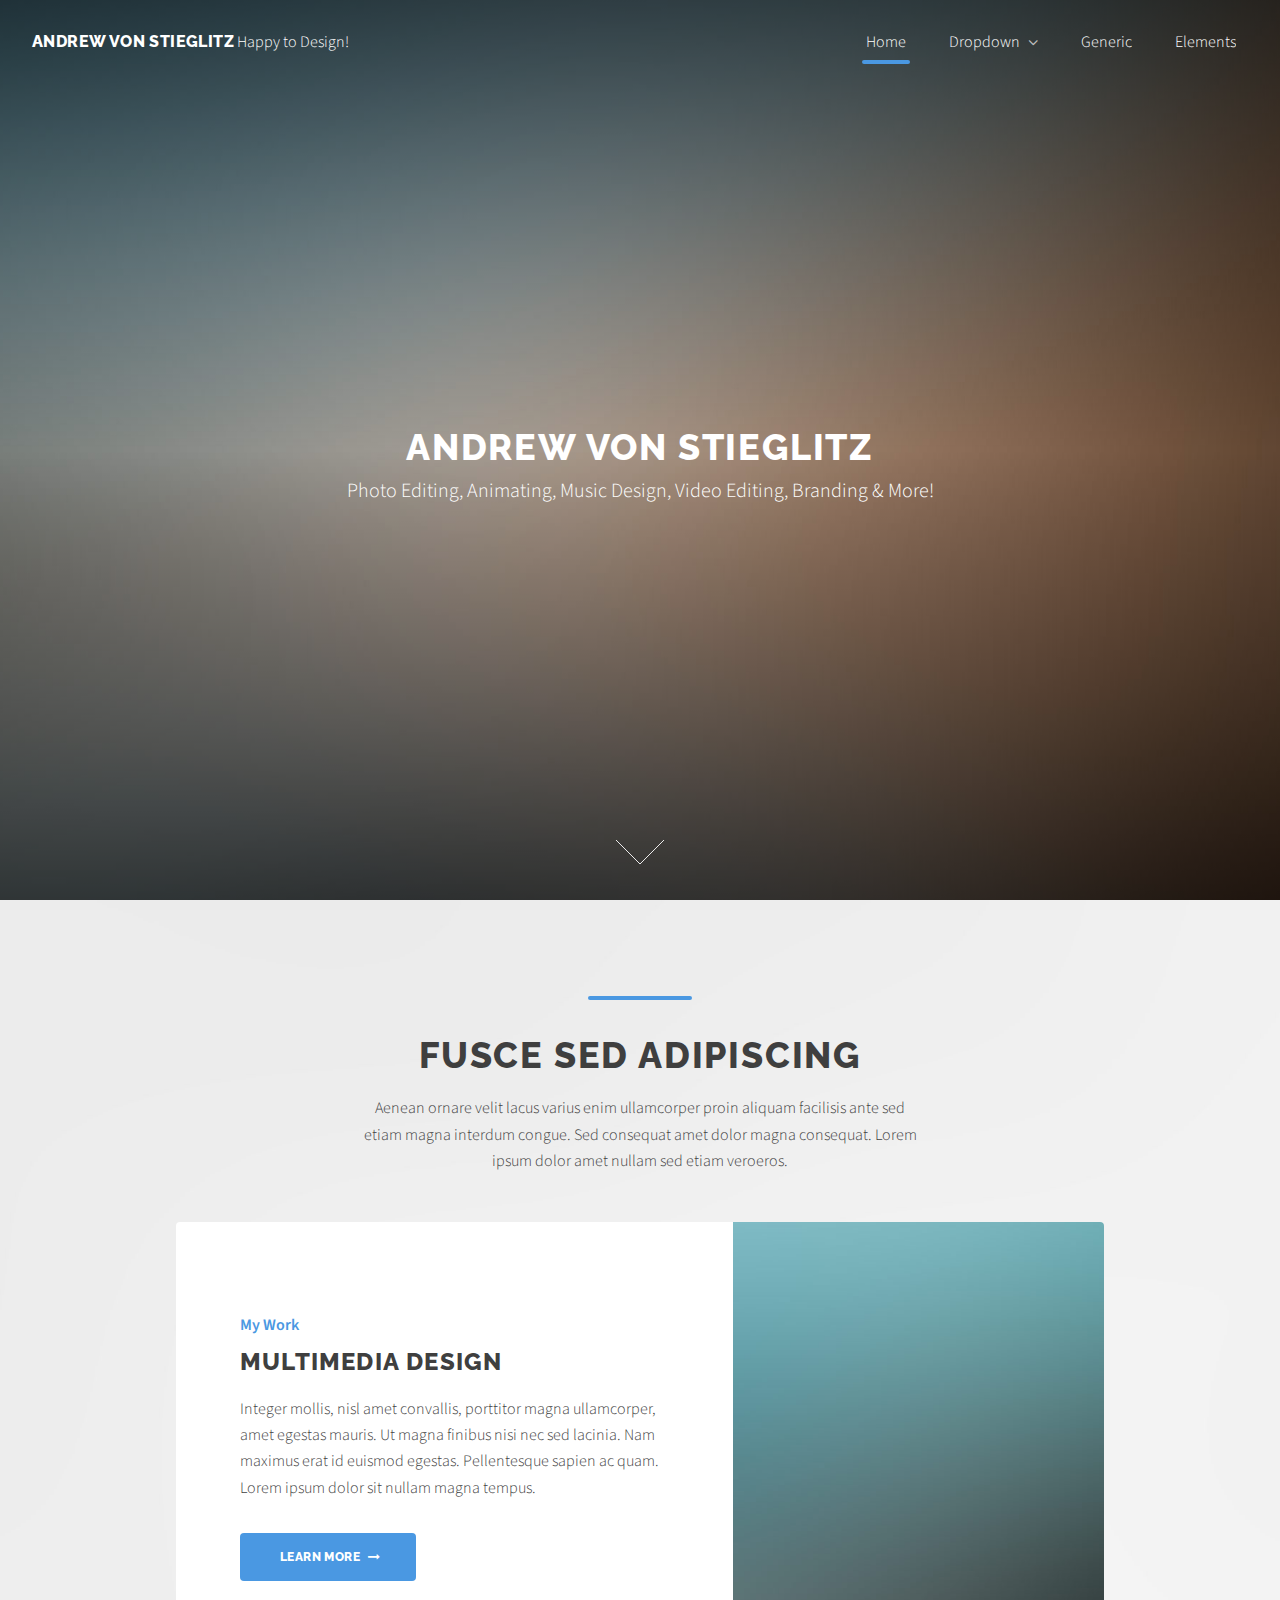
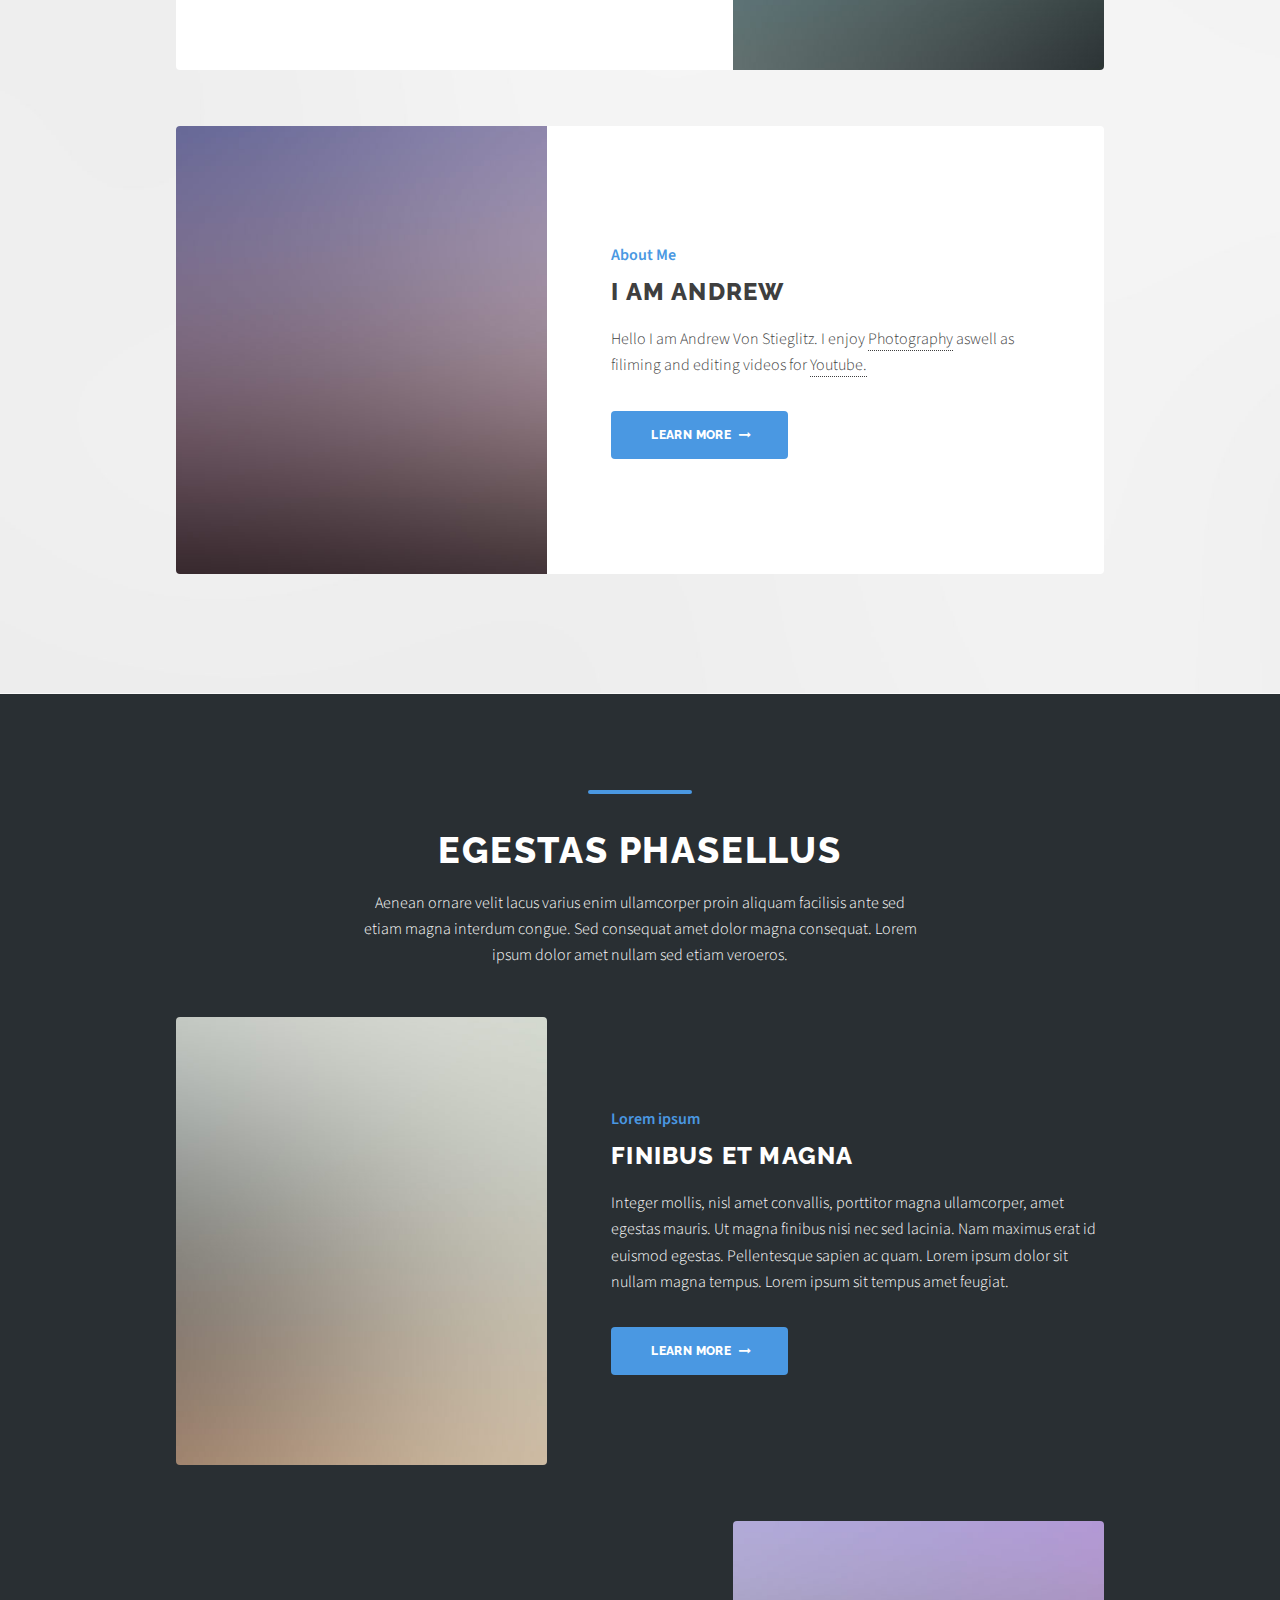
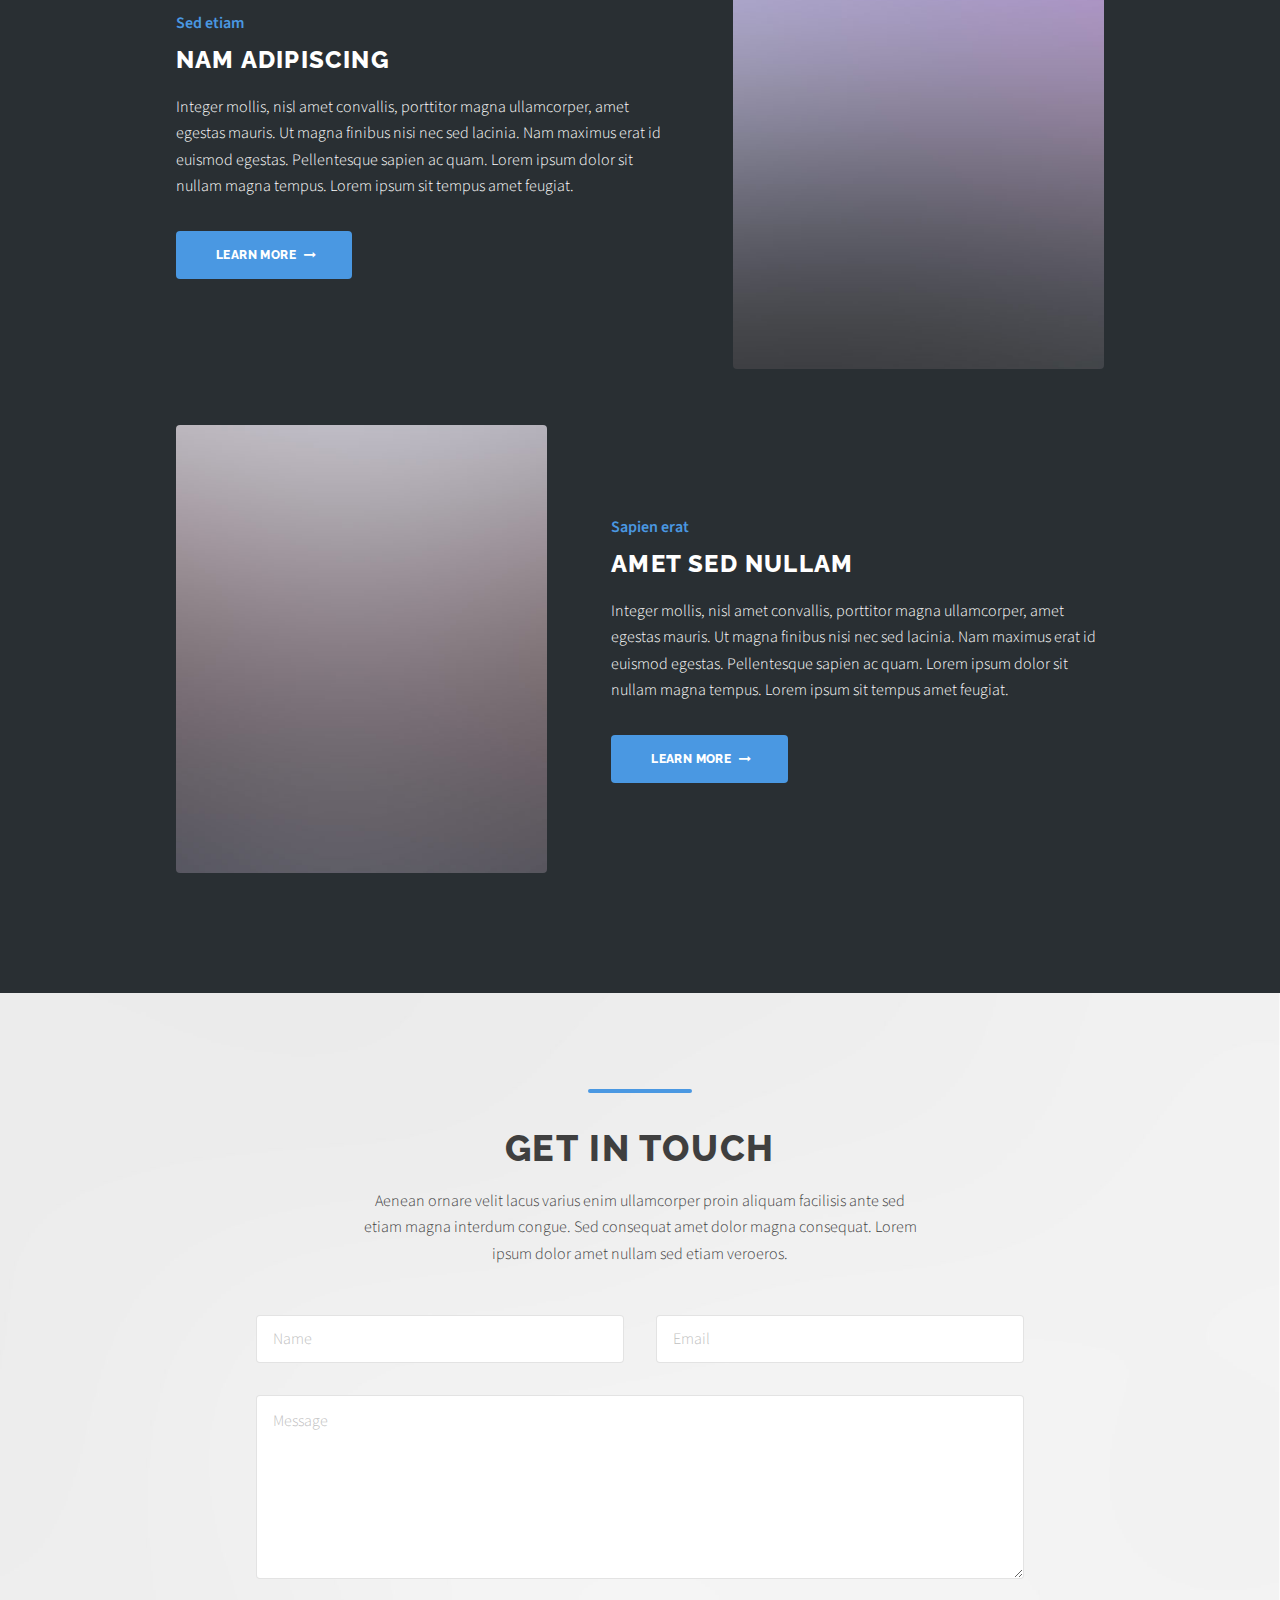
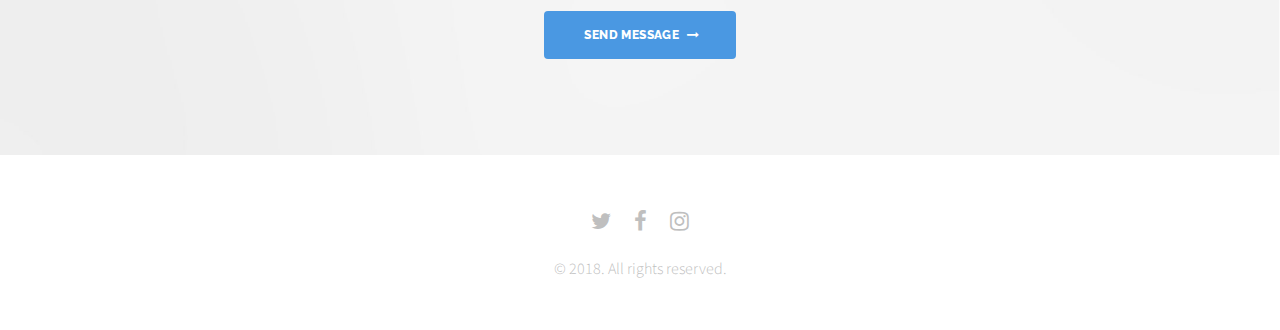
<file: website/index.html>
<!DOCTYPE HTML>
<!--
	Relativity by Pixelarity
	pixelarity.com | hello@pixelarity.com
	License: pixelarity.com/license
-->
<html>
	<head>
		<title>Untitled</title>
		<meta charset="utf-8" />
		<meta name="viewport" content="width=device-width, initial-scale=1" />
		<link rel="stylesheet" href="assets/css/main.css" />
	</head>
	<body>

		<!-- Wrapper -->
			<div id="wrapper">

				<!-- Header -->
					<header id="header" class="alt">

						<!-- Logo -->
							<div class="logo">
								<a href="index.html"><strong>Andrew Von Stieglitz</strong> Happy to Design!</a>
							</div>

						<!-- Nav -->
							<nav id="nav">
								<ul>
									<li class="current"><a href="index.html">Home</a></li>
									<li>
										<a href="#" class="icon fa-angle-down">Dropdown</a>
										<ul>
											<li><a href="#">Option One</a></li>
											<li><a href="#">Option Two</a></li>
											<li><a href="#">Option Three</a></li>
											<li>
												<a href="#">Submenu</a>
												<ul>
													<li><a href="#">Option One</a></li>
													<li><a href="#">Option Two</a></li>
													<li><a href="#">Option Three</a></li>
													<li><a href="#">Option Four</a></li>
												</ul>
											</li>
										</ul>
									</li>
									<li><a href="generic.html">Generic</a></li>
									<li><a href="elements.html">Elements</a></li>
								</ul>
							</nav>

					</header>

				<!-- Banner -->
				
					<section id="banner">
						<div class="content">
							<h1>Andrew Von Stieglitz</h1>
							<p>Photo Editing, Animating, Music Design, Video Editing, Branding & More!</p>
						</div>
						<a href="#first" class="more scrolly">Learn More</a>
					</section>

				<!-- Section -->
					<section class="main alt" id="first">
						<header>
							<h2>Fusce sed adipiscing</h2>
							<p>Aenean ornare velit lacus varius enim ullamcorper proin aliquam facilisis ante sed etiam magna interdum congue. Sed consequat amet dolor magna consequat. Lorem ipsum dolor amet nullam sed etiam veroeros.</p>
						</header>
						<div class="inner">
							<article class="post style2">
								<div class="content">
									<header>
										<span class="category">My Work</span>
										<h3>Multimedia Design</h3>
									</header>
									<p>Integer mollis, nisl amet convallis, porttitor magna ullamcorper, amet egestas mauris. Ut magna finibus nisi nec sed lacinia. Nam maximus erat id euismod egestas. Pellentesque sapien ac quam. Lorem ipsum dolor sit nullam magna tempus.</p>
									<ul class="actions">
										<li><a href="#" class="button next">Learn More</a></li>
									</ul>
								</div>
								<div class="image" data-position="center"><img src="images/pic05.jpg" alt="" /></div>
							</article>
							<article class="post style2 alt">
								<div class="content">
									<header>
										<span class="category">About Me</span>
										<h3>I am Andrew</h3>
									</header>
									<p>Hello I am Andrew Von Stieglitz. I enjoy <a href="https://www.instagram.com/andrew_vons/">Photography</a> aswell as filiming and editing videos for <a href="https://www.youtube.com/channel/UCuOaR-LTOqXg1B-b9xPZuPw/featured">Youtube. </a></p>
									<ul class="actions">
										<li><a href="#" class="button next">Learn More</a></li>
									</ul>
								</div>
								<div class="image" data-position="center"><img src="images/pic06.jpg" alt="" /></div>
							</article>
						</div>
					</section>

				<!-- Section -->
		<!--			<section class="main">
						<header>
						<h2>General Work Overview</h2>
						</header>
						<div class="inner">
							<ul class="faces">
								<li>
									<span class="image"><img src="images/pic01.jpg" alt="" /></span>
									<h3><a>Branding & Logos</a></h3>
									<p>Incl. Branding Packages</p>
								</li>
								<li>
									<span class="image"><img src="images/pic02.jpg" alt="" /></span>
									<h3><a>Video Editing & Effects</a></h3>
									<p>Incl. Audio Editing</p>
								</li>
								<li>
									<span class="image"><img src="images/pic03.jpg" alt="" /></span>
									<h3>Animation & Illustration</h3>
									<p>Incl. Game Animation</p>
								</li>
								<li>
									<span class="image"><img src="images/pic04.jpg" alt="" /></span>
									<h3>Soundtracks & Audio Design</h3>
									<p>Incl. Sound FX & Music</p>
								</li>
								<li>
									<span class="image"><img src="images/pic04.jpg" alt="" /></span>
									<h3>Web Design & Development</h3>
									<p>Incl. Adapt or Resp Sites</p>
								</li>
								<li>
									<span class="image"><img src="images/pic04.jpg" alt="" /></span>
									<h3>Game Design & Development</h3>
									<p>Incl. My Indie Games</p>
								</li>
							</ul>
						</div>						
					</section>
					
				


				<!-- Section -->
					<section class="main accent2">
						<header>
							<h2>Egestas phasellus</h2>
							<p>Aenean ornare velit lacus varius enim ullamcorper proin aliquam facilisis ante sed etiam magna interdum congue. Sed consequat amet dolor magna consequat. Lorem ipsum dolor amet nullam sed etiam veroeros.</p>
						</header>
						<div class="inner">
							<article class="post alt">
								<div class="content">
									<header>
										<span class="category">Lorem ipsum</span>
										<h3>Finibus et magna</h3>
									</header>
									<p>Integer mollis, nisl amet convallis, porttitor magna ullamcorper, amet egestas mauris. Ut magna finibus nisi nec sed lacinia. Nam maximus erat id euismod egestas. Pellentesque sapien ac quam. Lorem ipsum dolor sit nullam magna tempus. Lorem ipsum sit tempus amet feugiat.</p>
									<ul class="actions">
										<li><a href="#" class="button next">Learn More</a></li>
									</ul>
								</div>
								<div class="image" data-position="center"><img src="images/pic07.jpg" alt="" /></div>
							</article>
							<article class="post">
								<div class="content">
									<header>
										<span class="category">Sed etiam</span>
										<h3>Nam adipiscing</h3>
									</header>
									<p>Integer mollis, nisl amet convallis, porttitor magna ullamcorper, amet egestas mauris. Ut magna finibus nisi nec sed lacinia. Nam maximus erat id euismod egestas. Pellentesque sapien ac quam. Lorem ipsum dolor sit nullam magna tempus. Lorem ipsum sit tempus amet feugiat.</p>
									<ul class="actions">
										<li><a href="#" class="button next">Learn More</a></li>
									</ul>
								</div>
								<div class="image" data-position="center"><img src="images/pic08.jpg" alt="" /></div>
							</article>
							<article class="post alt">
								<div class="content">
									<header>
										<span class="category">Sapien erat</span>
										<h3>Amet sed nullam</h3>
									</header>
									<p>Integer mollis, nisl amet convallis, porttitor magna ullamcorper, amet egestas mauris. Ut magna finibus nisi nec sed lacinia. Nam maximus erat id euismod egestas. Pellentesque sapien ac quam. Lorem ipsum dolor sit nullam magna tempus. Lorem ipsum sit tempus amet feugiat.</p>
									<ul class="actions">
										<li><a href="#" class="button next">Learn More</a></li>
									</ul>
								</div>
								<div class="image" data-position="center"><img src="images/pic09.jpg" alt="" /></div>
							</article>
						</div>
					</section>

				<!-- Section -->
					<section class="main alt special">
						<header>
							<h2>Get in touch</h2>
							<p>Aenean ornare velit lacus varius enim ullamcorper proin aliquam facilisis ante sed etiam magna interdum congue. Sed consequat amet dolor magna consequat. Lorem ipsum dolor amet nullam sed etiam veroeros.</p>
						</header>
						<div class="inner narrow">
							<form action="https://formspree.io/andyvs76@gmail.com" method="POST">
								<div class="field half">
									<input name="name" id="name" placeholder="Name" type="text" />
								</div>
								<div class="field half">
									<input name="email" id="email" placeholder="Email" type="email" />
								</div>
								<div class="field">
									<textarea name="message" id="message" rows="6" placeholder="Message"></textarea>
								</div>
								<ul class="actions">
									<li><button class="button next" type="submit">Send Message</button></li>
								</ul>
							</form>
						</div>
					</section>

				<!-- Footer -->
					<footer id="footer">
						<ul class="icons">
							<li><a href="#" class="icon alt fa-twitter"><span class="label">Twitter</span></a></li>
							<li><a href="#" class="icon alt fa-facebook"><span class="label">Facebook</span></a></li>
							<li><a href="#" class="icon alt fa-instagram"><span class="label">Instagram</span></a></li>
						</ul>
						<p class="copyright">&copy; 2018. All rights reserved.</p>
					</footer>

			</div>

		<!-- Scripts -->
			<script src="assets/js/jquery.min.js"></script>
			<script src="assets/js/jquery.dropotron.min.js"></script>
			<script src="assets/js/jquery.scrollex.min.js"></script>
			<script src="assets/js/jquery.scrolly.min.js"></script>
			<script src="assets/js/skel.min.js"></script>
			<script src="assets/js/util.js"></script>
			<script src="assets/js/main.js"></script>

	</body>
</html>
</file>
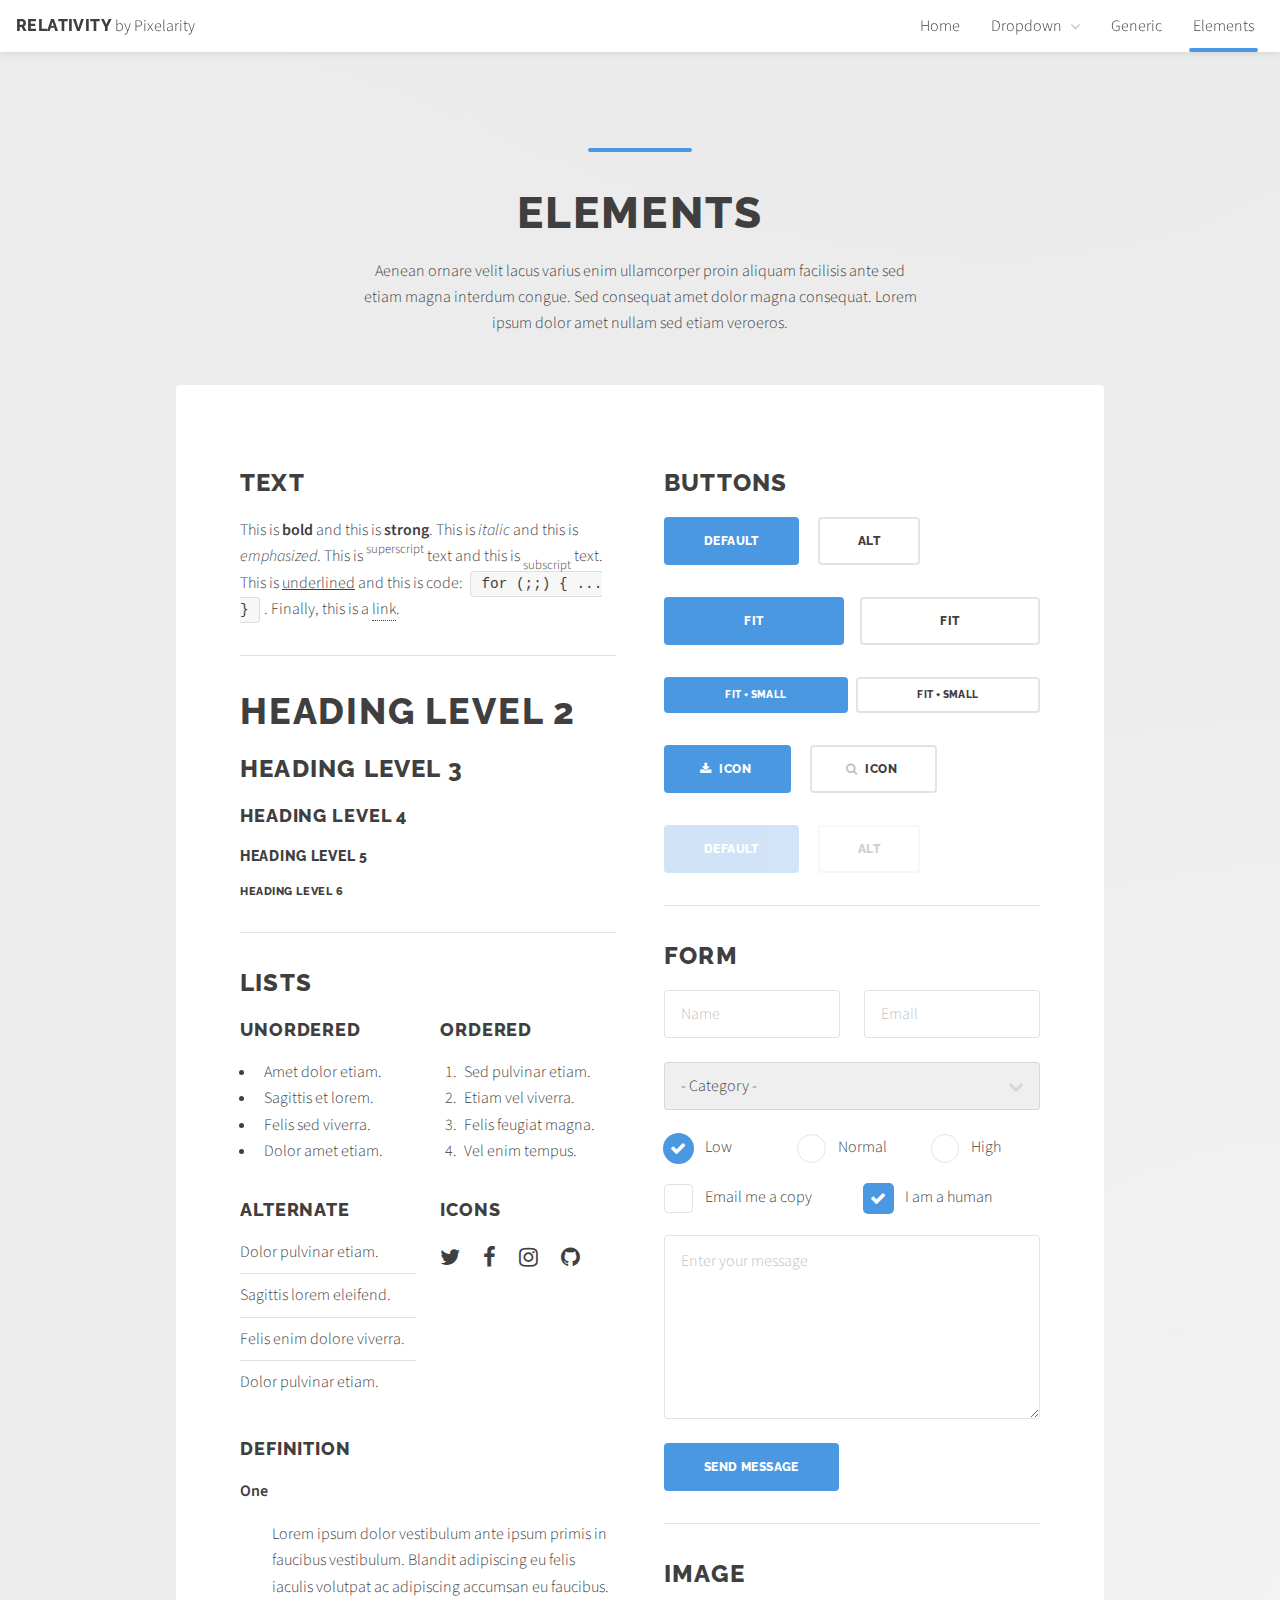
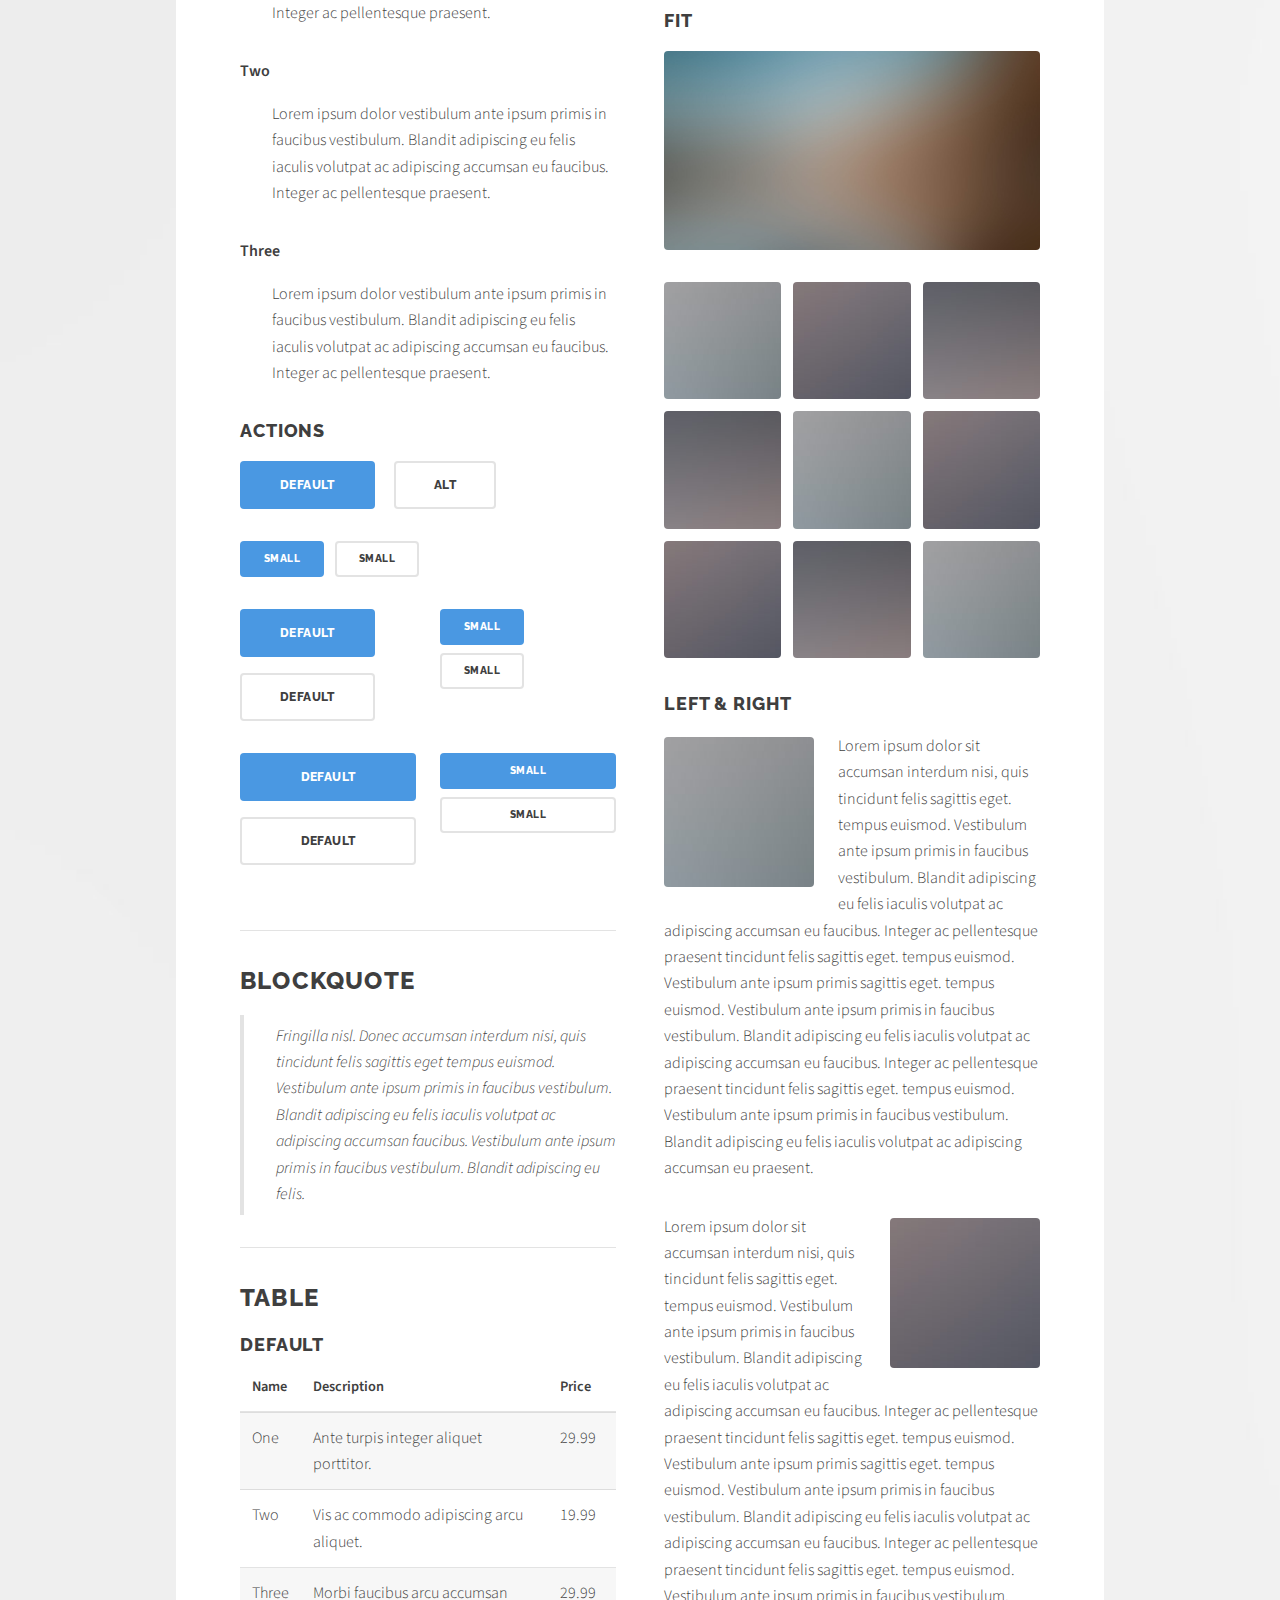
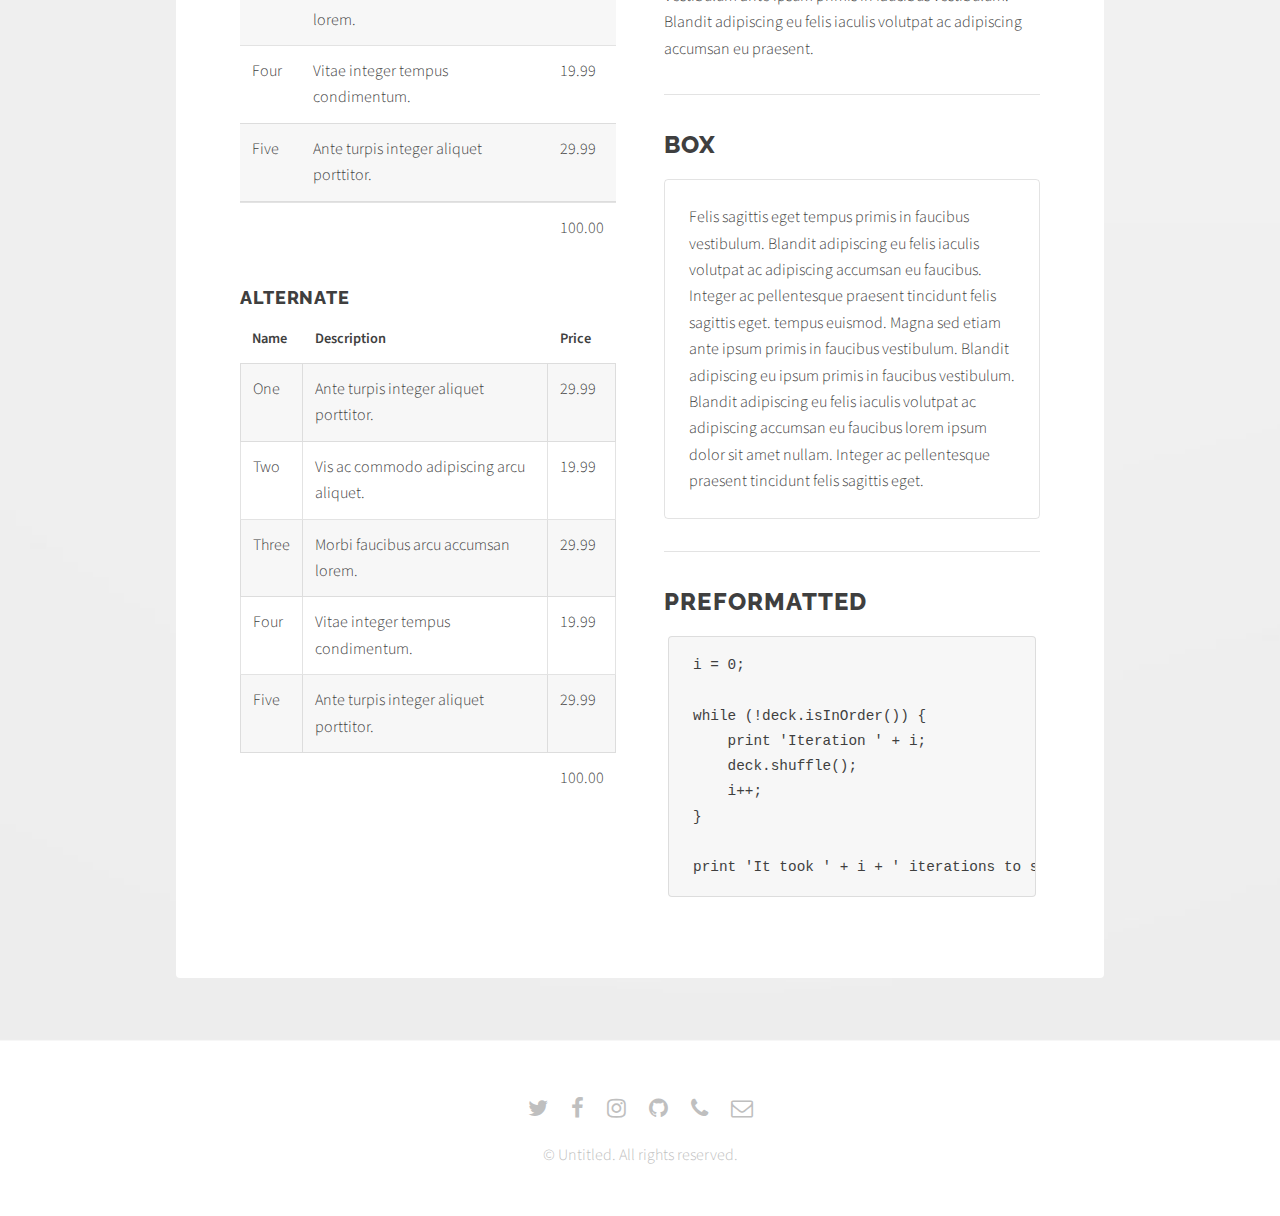
<file: website/elements.html>
<!DOCTYPE HTML>
<!--
	Relativity by Pixelarity
	pixelarity.com | hello@pixelarity.com
	License: pixelarity.com/license
-->
<html>
	<head>
		<title>Untitled</title>
		<meta charset="utf-8" />
		<meta name="viewport" content="width=device-width, initial-scale=1" />
		<link rel="stylesheet" href="assets/css/main.css" />
	</head>
	<body>

		<!-- Wrapper -->
			<div id="wrapper">

				<!-- Header -->
					<header id="header">

						<!-- Logo -->
							<div class="logo">
								<a href="index.html"><strong>Relativity</strong> by Pixelarity</a>
							</div>

						<!-- Nav -->
							<nav id="nav">
								<ul>
									<li><a href="index.html">Home</a></li>
									<li>
										<a href="#" class="icon fa-angle-down">Dropdown</a>
										<ul>
											<li><a href="#">Option One</a></li>
											<li><a href="#">Option Two</a></li>
											<li><a href="#">Option Three</a></li>
											<li>
												<a href="#">Submenu</a>
												<ul>
													<li><a href="#">Option One</a></li>
													<li><a href="#">Option Two</a></li>
													<li><a href="#">Option Three</a></li>
													<li><a href="#">Option Four</a></li>
												</ul>
											</li>
										</ul>
									</li>
									<li><a href="generic.html">Generic</a></li>
									<li class="current"><a href="elements.html">Elements</a></li>
								</ul>
							</nav>

					</header>

				<!-- Section -->
					<section class="main alt">
						<header>
							<h1>Elements</h1>
							<p>Aenean ornare velit lacus varius enim ullamcorper proin aliquam facilisis ante sed etiam magna interdum congue. Sed consequat amet dolor magna consequat. Lorem ipsum dolor amet nullam sed etiam veroeros.</p>
						</header>
						<div class="inner style2">

							<div class="row 200%">
								<div class="6u 12u$(medium)">

									<!-- Text stuff -->
										<h3>Text</h3>
										<p>This is <b>bold</b> and this is <strong>strong</strong>. This is <i>italic</i> and this is <em>emphasized</em>.
										This is <sup>superscript</sup> text and this is <sub>subscript</sub> text.
										This is <u>underlined</u> and this is code: <code>for (;;) { ... }</code>.
										Finally, this is a <a href="#">link</a>.</p>
										<hr />
										<h2>Heading Level 2</h2>
										<h3>Heading Level 3</h3>
										<h4>Heading Level 4</h4>
										<h5>Heading Level 5</h5>
										<h6>Heading Level 6</h6>

										<hr />

									<!-- Lists -->
										<h3>Lists</h3>
										<div class="row">
											<div class="6u 12u$(small)">

												<h4>Unordered</h4>
												<ul>
													<li>Amet dolor etiam.</li>
													<li>Sagittis et lorem.</li>
													<li>Felis sed viverra.</li>
													<li>Dolor amet etiam.</li>
												</ul>

												<h4>Alternate</h4>
												<ul class="alt">
													<li>Dolor pulvinar etiam.</li>
													<li>Sagittis lorem eleifend.</li>
													<li>Felis enim dolore viverra.</li>
													<li>Dolor pulvinar etiam.</li>
												</ul>

											</div>
											<div class="6u$ 12u$(small)">

												<h4>Ordered</h4>
												<ol>
													<li>Sed pulvinar etiam.</li>
													<li>Etiam vel viverra.</li>
													<li>Felis feugiat magna.</li>
													<li>Vel enim tempus.</li>
												</ol>

												<h4>Icons</h4>
												<ul class="icons">
													<li><a href="#" class="icon fa-twitter"><span class="label">Twitter</span></a></li>
													<li><a href="#" class="icon fa-facebook"><span class="label">Facebook</span></a></li>
													<li><a href="#" class="icon fa-instagram"><span class="label">Instagram</span></a></li>
													<li><a href="#" class="icon fa-github"><span class="label">Github</span></a></li>
												</ul>

											</div>
										</div>
										<h4>Definition</h4>
										<dl>
											<dt>One</dt>
											<dd>
												<p>Lorem ipsum dolor vestibulum ante ipsum primis in faucibus vestibulum. Blandit adipiscing eu felis iaculis volutpat ac adipiscing accumsan eu faucibus. Integer ac pellentesque praesent.</p>
											</dd>
											<dt>Two</dt>
											<dd>
												<p>Lorem ipsum dolor vestibulum ante ipsum primis in faucibus vestibulum. Blandit adipiscing eu felis iaculis volutpat ac adipiscing accumsan eu faucibus. Integer ac pellentesque praesent.</p>
											</dd>
											<dt>Three</dt>
											<dd>
												<p>Lorem ipsum dolor vestibulum ante ipsum primis in faucibus vestibulum. Blandit adipiscing eu felis iaculis volutpat ac adipiscing accumsan eu faucibus. Integer ac pellentesque praesent.</p>
											</dd>
										</dl>

										<h4>Actions</h4>
										<ul class="actions">
											<li><a href="#" class="button">Default</a></li>
											<li><a href="#" class="button alt">Alt</a></li>
										</ul>
										<ul class="actions small">
											<li><a href="#" class="button small">Small</a></li>
											<li><a href="#" class="button alt small">Small</a></li>
										</ul>
										<div class="row">
											<div class="6u 12u$(small)">
												<ul class="actions vertical">
													<li><a href="#" class="button">Default</a></li>
													<li><a href="#" class="button alt">Default</a></li>
												</ul>
											</div>
											<div class="6u 12u$(small)">
												<ul class="actions vertical small">
													<li><a href="#" class="button small">Small</a></li>
													<li><a href="#" class="button alt small">Small</a></li>
												</ul>
											</div>
										</div>
										<div class="row">
											<div class="6u 12u$(small)">
												<ul class="actions vertical">
													<li><a href="#" class="button fit">Default</a></li>
													<li><a href="#" class="button alt fit">Default</a></li>
												</ul>
											</div>
											<div class="6u$ 12u$(small)">
												<ul class="actions vertical small">
													<li><a href="#" class="button small fit">Small</a></li>
													<li><a href="#" class="button alt small fit">Small</a></li>
												</ul>
											</div>
										</div>

										<hr />

									<!-- Blockquote -->
										<h3>Blockquote</h3>
										<blockquote>Fringilla nisl. Donec accumsan interdum nisi, quis tincidunt felis sagittis eget tempus euismod. Vestibulum ante ipsum primis in faucibus vestibulum. Blandit adipiscing eu felis iaculis volutpat ac adipiscing accumsan faucibus. Vestibulum ante ipsum primis in faucibus vestibulum. Blandit adipiscing eu felis.</blockquote>

										<hr />

									<!-- Table -->
										<h3>Table</h3>

										<h4>Default</h4>
										<div class="table-wrapper">
											<table>
												<thead>
													<tr>
														<th>Name</th>
														<th>Description</th>
														<th>Price</th>
													</tr>
												</thead>
												<tbody>
													<tr>
														<td>One</td>
														<td>Ante turpis integer aliquet porttitor.</td>
														<td>29.99</td>
													</tr>
													<tr>
														<td>Two</td>
														<td>Vis ac commodo adipiscing arcu aliquet.</td>
														<td>19.99</td>
													</tr>
													<tr>
														<td>Three</td>
														<td> Morbi faucibus arcu accumsan lorem.</td>
														<td>29.99</td>
													</tr>
													<tr>
														<td>Four</td>
														<td>Vitae integer tempus condimentum.</td>
														<td>19.99</td>
													</tr>
													<tr>
														<td>Five</td>
														<td>Ante turpis integer aliquet porttitor.</td>
														<td>29.99</td>
													</tr>
												</tbody>
												<tfoot>
													<tr>
														<td colspan="2"></td>
														<td>100.00</td>
													</tr>
												</tfoot>
											</table>
										</div>

										<h4>Alternate</h4>
										<div class="table-wrapper">
											<table class="alt">
												<thead>
													<tr>
														<th>Name</th>
														<th>Description</th>
														<th>Price</th>
													</tr>
												</thead>
												<tbody>
													<tr>
														<td>One</td>
														<td>Ante turpis integer aliquet porttitor.</td>
														<td>29.99</td>
													</tr>
													<tr>
														<td>Two</td>
														<td>Vis ac commodo adipiscing arcu aliquet.</td>
														<td>19.99</td>
													</tr>
													<tr>
														<td>Three</td>
														<td>Morbi faucibus arcu accumsan lorem.</td>
														<td>29.99</td>
													</tr>
													<tr>
														<td>Four</td>
														<td>Vitae integer tempus condimentum.</td>
														<td>19.99</td>
													</tr>
													<tr>
														<td>Five</td>
														<td>Ante turpis integer aliquet porttitor.</td>
														<td>29.99</td>
													</tr>
												</tbody>
												<tfoot>
													<tr>
														<td colspan="2"></td>
														<td>100.00</td>
													</tr>
												</tfoot>
											</table>
										</div>

								</div>
								<div class="6u$ 12u$(medium)">

									<!-- Buttons -->
										<h3>Buttons</h3>
										<ul class="actions">
											<li><a href="#" class="button">Default</a></li>
											<li><a href="#" class="button alt">Alt</a></li>
										</ul>
										<ul class="actions fit">
											<li><a href="#" class="button fit">Fit</a></li>
											<li><a href="#" class="button alt fit">Fit</a></li>
										</ul>
										<ul class="actions fit small">
											<li><a href="#" class="button fit small">Fit + Small</a></li>
											<li><a href="#" class="button alt fit small">Fit + Small</a></li>
										</ul>
										<ul class="actions">
											<li><a href="#" class="button icon fa-download">Icon</a></li>
											<li><a href="#" class="button alt icon fa-search">Icon</a></li>
										</ul>
										<ul class="actions">
											<li><span class="button disabled">Default</span></li>
											<li><span class="button alt disabled">Alt</span></li>
										</ul>

										<hr />

									<!-- Form -->
										<h3>Form</h3>

										<form method="post" action="#" class="alt">
											<div class="row uniform">
												<div class="6u 12u$(xsmall)">
													<input type="text" name="demo-name" id="demo-name" value="" placeholder="Name" />
												</div>
												<div class="6u$ 12u$(xsmall)">
													<input type="email" name="demo-email" id="demo-email" value="" placeholder="Email" />
												</div>
												<!-- Break -->
												<div class="12u$">
													<div class="select-wrapper">
														<select name="demo-category" id="demo-category">
															<option value="">- Category -</option>
															<option value="1">Manufacturing</option>
															<option value="1">Shipping</option>
															<option value="1">Administration</option>
															<option value="1">Human Resources</option>
														</select>
													</div>
												</div>
												<!-- Break -->
												<div class="4u 12u$(small)">
													<input type="radio" id="demo-priority-low" name="demo-priority" checked>
													<label for="demo-priority-low">Low</label>
												</div>
												<div class="4u 12u$(small)">
													<input type="radio" id="demo-priority-normal" name="demo-priority">
													<label for="demo-priority-normal">Normal</label>
												</div>
												<div class="4u$ 12u$(small)">
													<input type="radio" id="demo-priority-high" name="demo-priority">
													<label for="demo-priority-high">High</label>
												</div>
												<!-- Break -->
												<div class="6u 12u$(small)">
													<input type="checkbox" id="demo-copy" name="demo-copy">
													<label for="demo-copy">Email me a copy</label>
												</div>
												<div class="6u$ 12u$(small)">
													<input type="checkbox" id="demo-human" name="demo-human" checked>
													<label for="demo-human">I am a human</label>
												</div>
												<!-- Break -->
												<div class="12u$">
													<textarea name="demo-message" id="demo-message" placeholder="Enter your message" rows="6"></textarea>
												</div>
												<!-- Break -->
												<div class="12u$">
													<ul class="actions">
														<li><input type="submit" value="Send Message" /></li>
													</ul>
												</div>
											</div>
										</form>

										<hr />

									<!-- Image -->
										<h3>Image</h3>

										<h4>Fit</h4>
										<span class="image fit"><img src="images/banner.jpg" alt="" /></span>
										<div class="box alt">
											<div class="row 50% uniform">
												<div class="4u"><span class="image fit"><img src="images/pic01.jpg" alt="" /></span></div>
												<div class="4u"><span class="image fit"><img src="images/pic02.jpg" alt="" /></span></div>
												<div class="4u$"><span class="image fit"><img src="images/pic03.jpg" alt="" /></span></div>
												<!-- Break -->
												<div class="4u"><span class="image fit"><img src="images/pic03.jpg" alt="" /></span></div>
												<div class="4u"><span class="image fit"><img src="images/pic01.jpg" alt="" /></span></div>
												<div class="4u$"><span class="image fit"><img src="images/pic02.jpg" alt="" /></span></div>
												<!-- Break -->
												<div class="4u"><span class="image fit"><img src="images/pic02.jpg" alt="" /></span></div>
												<div class="4u"><span class="image fit"><img src="images/pic03.jpg" alt="" /></span></div>
												<div class="4u$"><span class="image fit"><img src="images/pic01.jpg" alt="" /></span></div>
											</div>
										</div>

										<h4>Left &amp; Right</h4>
										<p><span class="image left"><img src="images/pic01.jpg" alt="" /></span>Lorem ipsum dolor sit accumsan interdum nisi, quis tincidunt felis sagittis eget. tempus euismod. Vestibulum ante ipsum primis in faucibus vestibulum. Blandit adipiscing eu felis iaculis volutpat ac adipiscing accumsan eu faucibus. Integer ac pellentesque praesent tincidunt felis sagittis eget. tempus euismod. Vestibulum ante ipsum primis sagittis eget. tempus euismod. Vestibulum ante ipsum primis in faucibus vestibulum. Blandit adipiscing eu felis iaculis volutpat ac adipiscing accumsan eu faucibus. Integer ac pellentesque praesent tincidunt felis sagittis eget. tempus euismod. Vestibulum ante ipsum primis in faucibus vestibulum. Blandit adipiscing eu felis iaculis volutpat ac adipiscing accumsan eu praesent.</p>
										<p><span class="image right"><img src="images/pic02.jpg" alt="" /></span>Lorem ipsum dolor sit accumsan interdum nisi, quis tincidunt felis sagittis eget. tempus euismod. Vestibulum ante ipsum primis in faucibus vestibulum. Blandit adipiscing eu felis iaculis volutpat ac adipiscing accumsan eu faucibus. Integer ac pellentesque praesent tincidunt felis sagittis eget. tempus euismod. Vestibulum ante ipsum primis sagittis eget. tempus euismod. Vestibulum ante ipsum primis in faucibus vestibulum. Blandit adipiscing eu felis iaculis volutpat ac adipiscing accumsan eu faucibus. Integer ac pellentesque praesent tincidunt felis sagittis eget. tempus euismod. Vestibulum ante ipsum primis in faucibus vestibulum. Blandit adipiscing eu felis iaculis volutpat ac adipiscing accumsan eu praesent.</p>

										<hr />

									<!-- Box -->
										<h3>Box</h3>
										<div class="box">
											<p>Felis sagittis eget tempus primis in faucibus vestibulum. Blandit adipiscing eu felis iaculis volutpat ac adipiscing accumsan eu faucibus. Integer ac pellentesque praesent tincidunt felis sagittis eget. tempus euismod. Magna sed etiam ante ipsum primis in faucibus vestibulum. Blandit adipiscing eu ipsum primis in faucibus vestibulum. Blandit adipiscing eu felis iaculis volutpat ac adipiscing accumsan eu faucibus lorem ipsum dolor sit amet nullam. Integer ac pellentesque praesent tincidunt felis sagittis eget.</p>
										</div>

										<hr />

									<!-- Preformatted Code -->
										<h3>Preformatted</h3>
										<pre><code>i = 0;

while (!deck.isInOrder()) {
    print 'Iteration ' + i;
    deck.shuffle();
    i++;
}

print 'It took ' + i + ' iterations to sort the deck.';
</code></pre>
								</div>
							</div>

						</div>
					</section>

				<!-- Footer -->
					<footer id="footer">
						<ul class="icons">
							<li><a href="#" class="icon alt fa-twitter"><span class="label">Twitter</span></a></li>
							<li><a href="#" class="icon alt fa-facebook"><span class="label">Facebook</span></a></li>
							<li><a href="#" class="icon alt fa-instagram"><span class="label">Instagram</span></a></li>
							<li><a href="#" class="icon alt fa-github"><span class="label">GitHub</span></a></li>
							<li><a href="#" class="icon alt fa-phone"><span class="label">Phone</span></a></li>
							<li><a href="#" class="icon alt fa-envelope-o"><span class="label">Email</span></a></li>
						</ul>
						<p class="copyright">&copy; Untitled. All rights reserved.</p>
					</footer>

			</div>

		<!-- Scripts -->
			<script src="assets/js/jquery.min.js"></script>
			<script src="assets/js/jquery.dropotron.min.js"></script>
			<script src="assets/js/jquery.scrollex.min.js"></script>
			<script src="assets/js/jquery.scrolly.min.js"></script>
			<script src="assets/js/skel.min.js"></script>
			<script src="assets/js/util.js"></script>
			<script src="assets/js/main.js"></script>

	</body>
</html>
</file>
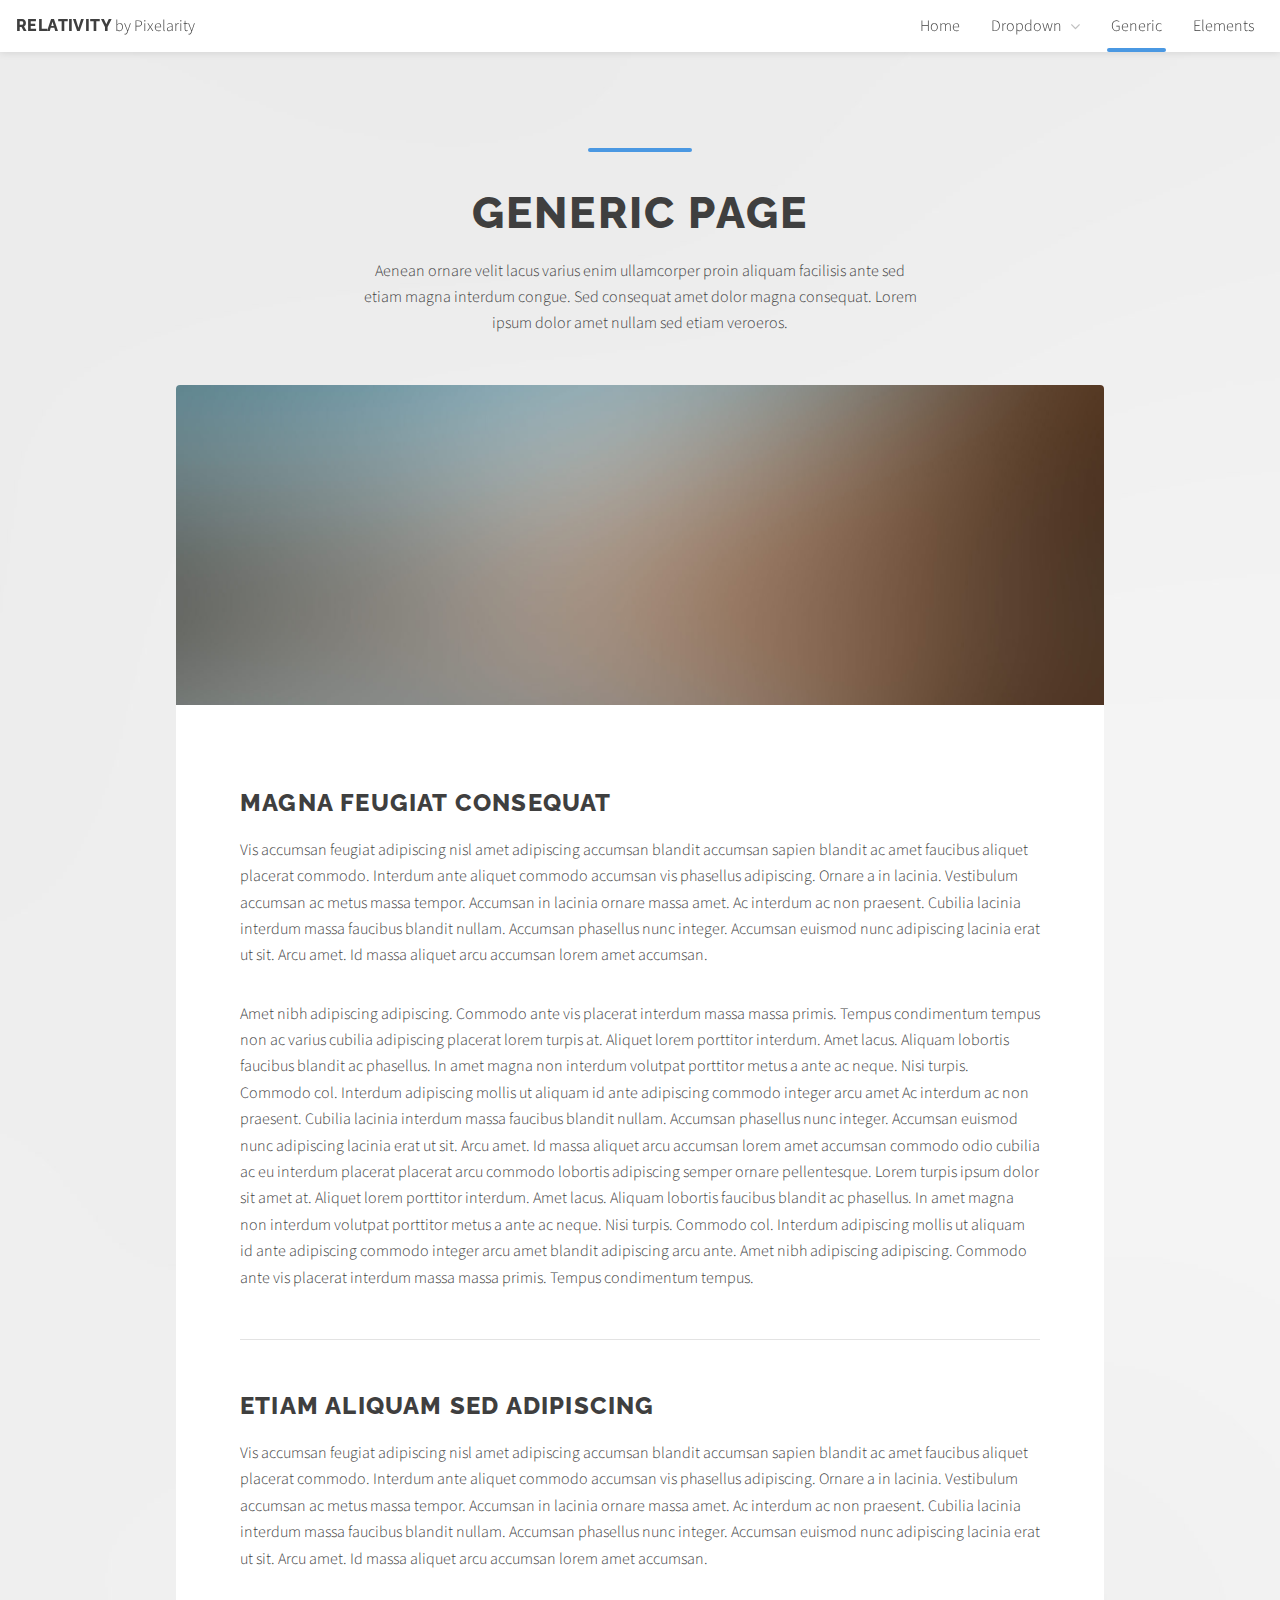
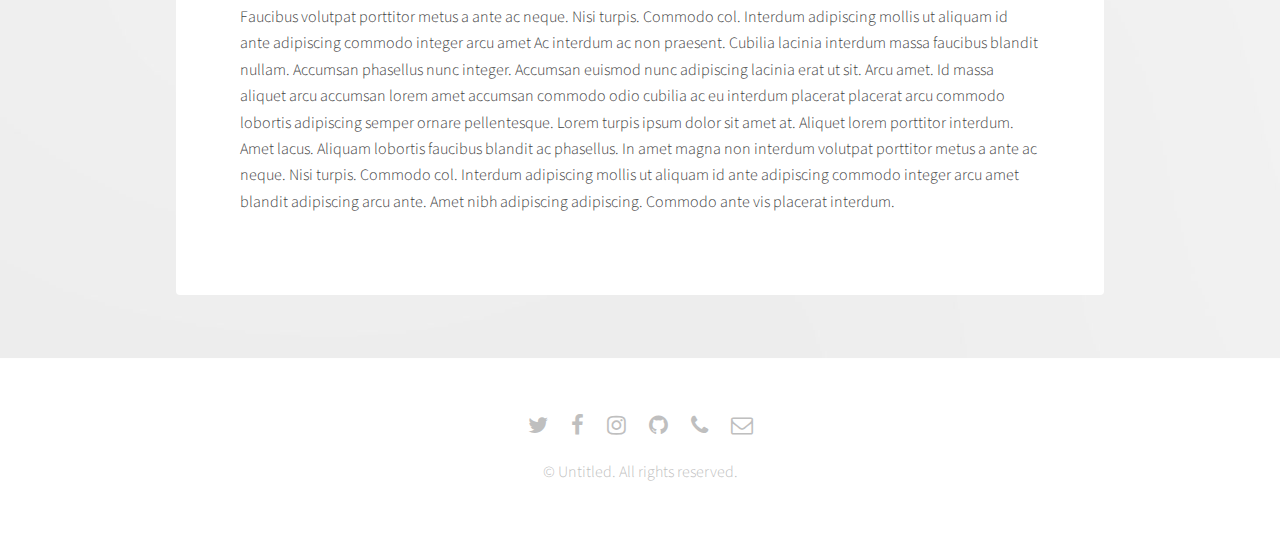
<file: website/generic.html>
<!DOCTYPE HTML>
<!--
	Relativity by Pixelarity
	pixelarity.com | hello@pixelarity.com
	License: pixelarity.com/license
-->
<html>
	<head>
		<title>Untitled</title>
		<meta charset="utf-8" />
		<meta name="viewport" content="width=device-width, initial-scale=1" />
		<link rel="stylesheet" href="assets/css/main.css" />
	</head>
	<body>

		<!-- Wrapper -->
			<div id="wrapper">

				<!-- Header -->
					<header id="header">

						<!-- Logo -->
							<div class="logo">
								<a href="index.html"><strong>Relativity</strong> by Pixelarity</a>
							</div>

						<!-- Nav -->
							<nav id="nav">
								<ul>
									<li><a href="index.html">Home</a></li>
									<li>
										<a href="#" class="icon fa-angle-down">Dropdown</a>
										<ul>
											<li><a href="#">Option One</a></li>
											<li><a href="#">Option Two</a></li>
											<li><a href="#">Option Three</a></li>
											<li>
												<a href="#">Submenu</a>
												<ul>
													<li><a href="#">Option One</a></li>
													<li><a href="#">Option Two</a></li>
													<li><a href="#">Option Three</a></li>
													<li><a href="#">Option Four</a></li>
												</ul>
											</li>
										</ul>
									</li>
									<li class="current"><a href="generic.html">Generic</a></li>
									<li><a href="elements.html">Elements</a></li>
								</ul>
							</nav>

					</header>

				<!-- Section -->
					<section class="main alt">
						<header>
							<h1>Generic Page</h1>
							<p>Aenean ornare velit lacus varius enim ullamcorper proin aliquam facilisis ante sed etiam magna interdum congue. Sed consequat amet dolor magna consequat. Lorem ipsum dolor amet nullam sed etiam veroeros.</p>
						</header>
						<div class="inner style2">
							<div class="image main" data-position="center"><img src="images/banner.jpg" alt="" /></div>
							<h3>Magna feugiat consequat</h3>
							<p>Vis accumsan feugiat adipiscing nisl amet adipiscing accumsan blandit accumsan sapien blandit ac amet faucibus aliquet placerat commodo. Interdum ante aliquet commodo accumsan vis phasellus adipiscing. Ornare a in lacinia. Vestibulum accumsan ac metus massa tempor. Accumsan in lacinia ornare massa amet. Ac interdum ac non praesent. Cubilia lacinia interdum massa faucibus blandit nullam. Accumsan phasellus nunc integer. Accumsan euismod nunc adipiscing lacinia erat ut sit. Arcu amet. Id massa aliquet arcu accumsan lorem amet accumsan.</p>
							<p>Amet nibh adipiscing adipiscing. Commodo ante vis placerat interdum massa massa primis. Tempus condimentum tempus non ac varius cubilia adipiscing placerat lorem turpis at. Aliquet lorem porttitor interdum. Amet lacus. Aliquam lobortis faucibus blandit ac phasellus. In amet magna non interdum volutpat porttitor metus a ante ac neque. Nisi turpis. Commodo col. Interdum adipiscing mollis ut aliquam id ante adipiscing commodo integer arcu amet Ac interdum ac non praesent. Cubilia lacinia interdum massa faucibus blandit nullam. Accumsan phasellus nunc integer. Accumsan euismod nunc adipiscing lacinia erat ut sit. Arcu amet. Id massa aliquet arcu accumsan lorem amet accumsan commodo odio cubilia ac eu interdum placerat placerat arcu commodo lobortis adipiscing semper ornare pellentesque. Lorem turpis ipsum dolor sit amet at. Aliquet lorem porttitor interdum. Amet lacus. Aliquam lobortis faucibus blandit ac phasellus. In amet magna non interdum volutpat porttitor metus a ante ac neque. Nisi turpis. Commodo col. Interdum adipiscing mollis ut aliquam id ante adipiscing commodo integer arcu amet blandit adipiscing arcu ante. Amet nibh adipiscing adipiscing. Commodo ante vis placerat interdum massa massa primis. Tempus condimentum tempus.</p>
							<hr class="major" />
							<h3>Etiam aliquam sed adipiscing</h3>
							<p>Vis accumsan feugiat adipiscing nisl amet adipiscing accumsan blandit accumsan sapien blandit ac amet faucibus aliquet placerat commodo. Interdum ante aliquet commodo accumsan vis phasellus adipiscing. Ornare a in lacinia. Vestibulum accumsan ac metus massa tempor. Accumsan in lacinia ornare massa amet. Ac interdum ac non praesent. Cubilia lacinia interdum massa faucibus blandit nullam. Accumsan phasellus nunc integer. Accumsan euismod nunc adipiscing lacinia erat ut sit. Arcu amet. Id massa aliquet arcu accumsan lorem amet accumsan.</p>
							<p>Faucibus volutpat porttitor metus a ante ac neque. Nisi turpis. Commodo col. Interdum adipiscing mollis ut aliquam id ante adipiscing commodo integer arcu amet Ac interdum ac non praesent. Cubilia lacinia interdum massa faucibus blandit nullam. Accumsan phasellus nunc integer. Accumsan euismod nunc adipiscing lacinia erat ut sit. Arcu amet. Id massa aliquet arcu accumsan lorem amet accumsan commodo odio cubilia ac eu interdum placerat placerat arcu commodo lobortis adipiscing semper ornare pellentesque. Lorem turpis ipsum dolor sit amet at. Aliquet lorem porttitor interdum. Amet lacus. Aliquam lobortis faucibus blandit ac phasellus. In amet magna non interdum volutpat porttitor metus a ante ac neque. Nisi turpis. Commodo col. Interdum adipiscing mollis ut aliquam id ante adipiscing commodo integer arcu amet blandit adipiscing arcu ante. Amet nibh adipiscing adipiscing. Commodo ante vis placerat interdum.</p>
						</div>
					</section>

				<!-- Footer -->
					<footer id="footer">
						<ul class="icons">
							<li><a href="#" class="icon alt fa-twitter"><span class="label">Twitter</span></a></li>
							<li><a href="#" class="icon alt fa-facebook"><span class="label">Facebook</span></a></li>
							<li><a href="#" class="icon alt fa-instagram"><span class="label">Instagram</span></a></li>
							<li><a href="#" class="icon alt fa-github"><span class="label">GitHub</span></a></li>
							<li><a href="#" class="icon alt fa-phone"><span class="label">Phone</span></a></li>
							<li><a href="#" class="icon alt fa-envelope-o"><span class="label">Email</span></a></li>
						</ul>
						<p class="copyright">&copy; Untitled. All rights reserved.</p>
					</footer>

			</div>

		<!-- Scripts -->
			<script src="assets/js/jquery.min.js"></script>
			<script src="assets/js/jquery.dropotron.min.js"></script>
			<script src="assets/js/jquery.scrollex.min.js"></script>
			<script src="assets/js/jquery.scrolly.min.js"></script>
			<script src="assets/js/skel.min.js"></script>
			<script src="assets/js/util.js"></script>
			<script src="assets/js/main.js"></script>

	</body>
</html>
</file>
<file: website/assets/css/main.css>
@import url(font-awesome.min.css);
@import url("https://fonts.googleapis.com/css?family=Raleway:800|Source+Sans+Pro:300,300i,600,600i");

/*
	Relativity by Pixelarity
	pixelarity.com | hello@pixelarity.com
	License: pixelarity.com/license
*/

/* Reset */

	html, body, div, span, applet, object, iframe, h1, h2, h3, h4, h5, h6, p, blockquote, pre, a, abbr, acronym, address, big, cite, code, del, dfn, em, img, ins, kbd, q, s, samp, small, strike, strong, sub, sup, tt, var, b, u, i, center, dl, dt, dd, ol, ul, li, fieldset, form, label, legend, table, caption, tbody, tfoot, thead, tr, th, td, article, aside, canvas, details, embed, figure, figcaption, footer, header, hgroup, menu, nav, output, ruby, section, summary, time, mark, audio, video {
		margin: 0;
		padding: 0;
		border: 0;
		font-size: 100%;
		font: inherit;
		vertical-align: baseline;
	}

	article, aside, details, figcaption, figure, footer, header, hgroup, menu, nav, section {
		display: block;
	}

	body {
		line-height: 1;
	}

	ol, ul {
		list-style: none;
	}

	blockquote, q {
		quotes: none;
	}

	blockquote:before, blockquote:after, q:before, q:after {
		content: '';
		content: none;
	}

	table {
		border-collapse: collapse;
		border-spacing: 0;
	}

	body {
		-webkit-text-size-adjust: none;
	}

/* Box Model */

	*, *:before, *:after {
		-moz-box-sizing: border-box;
		-webkit-box-sizing: border-box;
		box-sizing: border-box;
	}

/* Grid */

	.row {
		border-bottom: solid 1px transparent;
		-moz-box-sizing: border-box;
		-webkit-box-sizing: border-box;
		box-sizing: border-box;
	}

	.row > * {
		float: left;
		-moz-box-sizing: border-box;
		-webkit-box-sizing: border-box;
		box-sizing: border-box;
	}

	.row:after, .row:before {
		content: '';
		display: block;
		clear: both;
		height: 0;
	}

	.row.uniform > * > :first-child {
		margin-top: 0;
	}

	.row.uniform > * > :last-child {
		margin-bottom: 0;
	}

	.row.\30 \25 > * {
		padding: 0 0 0 0rem;
	}

	.row.\30 \25 {
		margin: 0 0 -1px 0rem;
	}

	.row.uniform.\30 \25 > * {
		padding: 0rem 0 0 0rem;
	}

	.row.uniform.\30 \25 {
		margin: 0rem 0 -1px 0rem;
	}

	.row > * {
		padding: 0 0 0 1.5rem;
	}

	.row {
		margin: 0 0 -1px -1.5rem;
	}

	.row.uniform > * {
		padding: 1.5rem 0 0 1.5rem;
	}

	.row.uniform {
		margin: -1.5rem 0 -1px -1.5rem;
	}

	.row.\32 00\25 > * {
		padding: 0 0 0 3rem;
	}

	.row.\32 00\25 {
		margin: 0 0 -1px -3rem;
	}

	.row.uniform.\32 00\25 > * {
		padding: 3rem 0 0 3rem;
	}

	.row.uniform.\32 00\25 {
		margin: -3rem 0 -1px -3rem;
	}

	.row.\31 50\25 > * {
		padding: 0 0 0 2.25rem;
	}

	.row.\31 50\25 {
		margin: 0 0 -1px -2.25rem;
	}

	.row.uniform.\31 50\25 > * {
		padding: 2.25rem 0 0 2.25rem;
	}

	.row.uniform.\31 50\25 {
		margin: -2.25rem 0 -1px -2.25rem;
	}

	.row.\35 0\25 > * {
		padding: 0 0 0 0.75rem;
	}

	.row.\35 0\25 {
		margin: 0 0 -1px -0.75rem;
	}

	.row.uniform.\35 0\25 > * {
		padding: 0.75rem 0 0 0.75rem;
	}

	.row.uniform.\35 0\25 {
		margin: -0.75rem 0 -1px -0.75rem;
	}

	.row.\32 5\25 > * {
		padding: 0 0 0 0.375rem;
	}

	.row.\32 5\25 {
		margin: 0 0 -1px -0.375rem;
	}

	.row.uniform.\32 5\25 > * {
		padding: 0.375rem 0 0 0.375rem;
	}

	.row.uniform.\32 5\25 {
		margin: -0.375rem 0 -1px -0.375rem;
	}

	.\31 2u, .\31 2u\24 {
		width: 100%;
		clear: none;
		margin-left: 0;
	}

	.\31 1u, .\31 1u\24 {
		width: 91.6666666667%;
		clear: none;
		margin-left: 0;
	}

	.\31 0u, .\31 0u\24 {
		width: 83.3333333333%;
		clear: none;
		margin-left: 0;
	}

	.\39 u, .\39 u\24 {
		width: 75%;
		clear: none;
		margin-left: 0;
	}

	.\38 u, .\38 u\24 {
		width: 66.6666666667%;
		clear: none;
		margin-left: 0;
	}

	.\37 u, .\37 u\24 {
		width: 58.3333333333%;
		clear: none;
		margin-left: 0;
	}

	.\36 u, .\36 u\24 {
		width: 50%;
		clear: none;
		margin-left: 0;
	}

	.\35 u, .\35 u\24 {
		width: 41.6666666667%;
		clear: none;
		margin-left: 0;
	}

	.\34 u, .\34 u\24 {
		width: 33.3333333333%;
		clear: none;
		margin-left: 0;
	}

	.\33 u, .\33 u\24 {
		width: 25%;
		clear: none;
		margin-left: 0;
	}

	.\32 u, .\32 u\24 {
		width: 16.6666666667%;
		clear: none;
		margin-left: 0;
	}

	.\31 u, .\31 u\24 {
		width: 8.3333333333%;
		clear: none;
		margin-left: 0;
	}

	.\31 2u\24 + *,
	.\31 1u\24 + *,
	.\31 0u\24 + *,
	.\39 u\24 + *,
	.\38 u\24 + *,
	.\37 u\24 + *,
	.\36 u\24 + *,
	.\35 u\24 + *,
	.\34 u\24 + *,
	.\33 u\24 + *,
	.\32 u\24 + *,
	.\31 u\24 + * {
		clear: left;
	}

	.\-11u {
		margin-left: 91.66667%;
	}

	.\-10u {
		margin-left: 83.33333%;
	}

	.\-9u {
		margin-left: 75%;
	}

	.\-8u {
		margin-left: 66.66667%;
	}

	.\-7u {
		margin-left: 58.33333%;
	}

	.\-6u {
		margin-left: 50%;
	}

	.\-5u {
		margin-left: 41.66667%;
	}

	.\-4u {
		margin-left: 33.33333%;
	}

	.\-3u {
		margin-left: 25%;
	}

	.\-2u {
		margin-left: 16.66667%;
	}

	.\-1u {
		margin-left: 8.33333%;
	}

	@media screen and (max-width: 1680px) {

		.row > * {
			padding: 0 0 0 1.5rem;
		}

		.row {
			margin: 0 0 -1px -1.5rem;
		}

		.row.uniform > * {
			padding: 1.5rem 0 0 1.5rem;
		}

		.row.uniform {
			margin: -1.5rem 0 -1px -1.5rem;
		}

		.row.\32 00\25 > * {
			padding: 0 0 0 3rem;
		}

		.row.\32 00\25 {
			margin: 0 0 -1px -3rem;
		}

		.row.uniform.\32 00\25 > * {
			padding: 3rem 0 0 3rem;
		}

		.row.uniform.\32 00\25 {
			margin: -3rem 0 -1px -3rem;
		}

		.row.\31 50\25 > * {
			padding: 0 0 0 2.25rem;
		}

		.row.\31 50\25 {
			margin: 0 0 -1px -2.25rem;
		}

		.row.uniform.\31 50\25 > * {
			padding: 2.25rem 0 0 2.25rem;
		}

		.row.uniform.\31 50\25 {
			margin: -2.25rem 0 -1px -2.25rem;
		}

		.row.\35 0\25 > * {
			padding: 0 0 0 0.75rem;
		}

		.row.\35 0\25 {
			margin: 0 0 -1px -0.75rem;
		}

		.row.uniform.\35 0\25 > * {
			padding: 0.75rem 0 0 0.75rem;
		}

		.row.uniform.\35 0\25 {
			margin: -0.75rem 0 -1px -0.75rem;
		}

		.row.\32 5\25 > * {
			padding: 0 0 0 0.375rem;
		}

		.row.\32 5\25 {
			margin: 0 0 -1px -0.375rem;
		}

		.row.uniform.\32 5\25 > * {
			padding: 0.375rem 0 0 0.375rem;
		}

		.row.uniform.\32 5\25 {
			margin: -0.375rem 0 -1px -0.375rem;
		}

		.\31 2u\28xlarge\29, .\31 2u\24\28xlarge\29 {
			width: 100%;
			clear: none;
			margin-left: 0;
		}

		.\31 1u\28xlarge\29, .\31 1u\24\28xlarge\29 {
			width: 91.6666666667%;
			clear: none;
			margin-left: 0;
		}

		.\31 0u\28xlarge\29, .\31 0u\24\28xlarge\29 {
			width: 83.3333333333%;
			clear: none;
			margin-left: 0;
		}

		.\39 u\28xlarge\29, .\39 u\24\28xlarge\29 {
			width: 75%;
			clear: none;
			margin-left: 0;
		}

		.\38 u\28xlarge\29, .\38 u\24\28xlarge\29 {
			width: 66.6666666667%;
			clear: none;
			margin-left: 0;
		}

		.\37 u\28xlarge\29, .\37 u\24\28xlarge\29 {
			width: 58.3333333333%;
			clear: none;
			margin-left: 0;
		}

		.\36 u\28xlarge\29, .\36 u\24\28xlarge\29 {
			width: 50%;
			clear: none;
			margin-left: 0;
		}

		.\35 u\28xlarge\29, .\35 u\24\28xlarge\29 {
			width: 41.6666666667%;
			clear: none;
			margin-left: 0;
		}

		.\34 u\28xlarge\29, .\34 u\24\28xlarge\29 {
			width: 33.3333333333%;
			clear: none;
			margin-left: 0;
		}

		.\33 u\28xlarge\29, .\33 u\24\28xlarge\29 {
			width: 25%;
			clear: none;
			margin-left: 0;
		}

		.\32 u\28xlarge\29, .\32 u\24\28xlarge\29 {
			width: 16.6666666667%;
			clear: none;
			margin-left: 0;
		}

		.\31 u\28xlarge\29, .\31 u\24\28xlarge\29 {
			width: 8.3333333333%;
			clear: none;
			margin-left: 0;
		}

		.\31 2u\24\28xlarge\29 + *,
		.\31 1u\24\28xlarge\29 + *,
		.\31 0u\24\28xlarge\29 + *,
		.\39 u\24\28xlarge\29 + *,
		.\38 u\24\28xlarge\29 + *,
		.\37 u\24\28xlarge\29 + *,
		.\36 u\24\28xlarge\29 + *,
		.\35 u\24\28xlarge\29 + *,
		.\34 u\24\28xlarge\29 + *,
		.\33 u\24\28xlarge\29 + *,
		.\32 u\24\28xlarge\29 + *,
		.\31 u\24\28xlarge\29 + * {
			clear: left;
		}

		.\-11u\28xlarge\29 {
			margin-left: 91.66667%;
		}

		.\-10u\28xlarge\29 {
			margin-left: 83.33333%;
		}

		.\-9u\28xlarge\29 {
			margin-left: 75%;
		}

		.\-8u\28xlarge\29 {
			margin-left: 66.66667%;
		}

		.\-7u\28xlarge\29 {
			margin-left: 58.33333%;
		}

		.\-6u\28xlarge\29 {
			margin-left: 50%;
		}

		.\-5u\28xlarge\29 {
			margin-left: 41.66667%;
		}

		.\-4u\28xlarge\29 {
			margin-left: 33.33333%;
		}

		.\-3u\28xlarge\29 {
			margin-left: 25%;
		}

		.\-2u\28xlarge\29 {
			margin-left: 16.66667%;
		}

		.\-1u\28xlarge\29 {
			margin-left: 8.33333%;
		}

	}

	@media screen and (max-width: 1280px) {

		.row > * {
			padding: 0 0 0 1.5rem;
		}

		.row {
			margin: 0 0 -1px -1.5rem;
		}

		.row.uniform > * {
			padding: 1.5rem 0 0 1.5rem;
		}

		.row.uniform {
			margin: -1.5rem 0 -1px -1.5rem;
		}

		.row.\32 00\25 > * {
			padding: 0 0 0 3rem;
		}

		.row.\32 00\25 {
			margin: 0 0 -1px -3rem;
		}

		.row.uniform.\32 00\25 > * {
			padding: 3rem 0 0 3rem;
		}

		.row.uniform.\32 00\25 {
			margin: -3rem 0 -1px -3rem;
		}

		.row.\31 50\25 > * {
			padding: 0 0 0 2.25rem;
		}

		.row.\31 50\25 {
			margin: 0 0 -1px -2.25rem;
		}

		.row.uniform.\31 50\25 > * {
			padding: 2.25rem 0 0 2.25rem;
		}

		.row.uniform.\31 50\25 {
			margin: -2.25rem 0 -1px -2.25rem;
		}

		.row.\35 0\25 > * {
			padding: 0 0 0 0.75rem;
		}

		.row.\35 0\25 {
			margin: 0 0 -1px -0.75rem;
		}

		.row.uniform.\35 0\25 > * {
			padding: 0.75rem 0 0 0.75rem;
		}

		.row.uniform.\35 0\25 {
			margin: -0.75rem 0 -1px -0.75rem;
		}

		.row.\32 5\25 > * {
			padding: 0 0 0 0.375rem;
		}

		.row.\32 5\25 {
			margin: 0 0 -1px -0.375rem;
		}

		.row.uniform.\32 5\25 > * {
			padding: 0.375rem 0 0 0.375rem;
		}

		.row.uniform.\32 5\25 {
			margin: -0.375rem 0 -1px -0.375rem;
		}

		.\31 2u\28large\29, .\31 2u\24\28large\29 {
			width: 100%;
			clear: none;
			margin-left: 0;
		}

		.\31 1u\28large\29, .\31 1u\24\28large\29 {
			width: 91.6666666667%;
			clear: none;
			margin-left: 0;
		}

		.\31 0u\28large\29, .\31 0u\24\28large\29 {
			width: 83.3333333333%;
			clear: none;
			margin-left: 0;
		}

		.\39 u\28large\29, .\39 u\24\28large\29 {
			width: 75%;
			clear: none;
			margin-left: 0;
		}

		.\38 u\28large\29, .\38 u\24\28large\29 {
			width: 66.6666666667%;
			clear: none;
			margin-left: 0;
		}

		.\37 u\28large\29, .\37 u\24\28large\29 {
			width: 58.3333333333%;
			clear: none;
			margin-left: 0;
		}

		.\36 u\28large\29, .\36 u\24\28large\29 {
			width: 50%;
			clear: none;
			margin-left: 0;
		}

		.\35 u\28large\29, .\35 u\24\28large\29 {
			width: 41.6666666667%;
			clear: none;
			margin-left: 0;
		}

		.\34 u\28large\29, .\34 u\24\28large\29 {
			width: 33.3333333333%;
			clear: none;
			margin-left: 0;
		}

		.\33 u\28large\29, .\33 u\24\28large\29 {
			width: 25%;
			clear: none;
			margin-left: 0;
		}

		.\32 u\28large\29, .\32 u\24\28large\29 {
			width: 16.6666666667%;
			clear: none;
			margin-left: 0;
		}

		.\31 u\28large\29, .\31 u\24\28large\29 {
			width: 8.3333333333%;
			clear: none;
			margin-left: 0;
		}

		.\31 2u\24\28large\29 + *,
		.\31 1u\24\28large\29 + *,
		.\31 0u\24\28large\29 + *,
		.\39 u\24\28large\29 + *,
		.\38 u\24\28large\29 + *,
		.\37 u\24\28large\29 + *,
		.\36 u\24\28large\29 + *,
		.\35 u\24\28large\29 + *,
		.\34 u\24\28large\29 + *,
		.\33 u\24\28large\29 + *,
		.\32 u\24\28large\29 + *,
		.\31 u\24\28large\29 + * {
			clear: left;
		}

		.\-11u\28large\29 {
			margin-left: 91.66667%;
		}

		.\-10u\28large\29 {
			margin-left: 83.33333%;
		}

		.\-9u\28large\29 {
			margin-left: 75%;
		}

		.\-8u\28large\29 {
			margin-left: 66.66667%;
		}

		.\-7u\28large\29 {
			margin-left: 58.33333%;
		}

		.\-6u\28large\29 {
			margin-left: 50%;
		}

		.\-5u\28large\29 {
			margin-left: 41.66667%;
		}

		.\-4u\28large\29 {
			margin-left: 33.33333%;
		}

		.\-3u\28large\29 {
			margin-left: 25%;
		}

		.\-2u\28large\29 {
			margin-left: 16.66667%;
		}

		.\-1u\28large\29 {
			margin-left: 8.33333%;
		}

	}

	@media screen and (max-width: 980px) {

		.row > * {
			padding: 0 0 0 1.5rem;
		}

		.row {
			margin: 0 0 -1px -1.5rem;
		}

		.row.uniform > * {
			padding: 1.5rem 0 0 1.5rem;
		}

		.row.uniform {
			margin: -1.5rem 0 -1px -1.5rem;
		}

		.row.\32 00\25 > * {
			padding: 0 0 0 3rem;
		}

		.row.\32 00\25 {
			margin: 0 0 -1px -3rem;
		}

		.row.uniform.\32 00\25 > * {
			padding: 3rem 0 0 3rem;
		}

		.row.uniform.\32 00\25 {
			margin: -3rem 0 -1px -3rem;
		}

		.row.\31 50\25 > * {
			padding: 0 0 0 2.25rem;
		}

		.row.\31 50\25 {
			margin: 0 0 -1px -2.25rem;
		}

		.row.uniform.\31 50\25 > * {
			padding: 2.25rem 0 0 2.25rem;
		}

		.row.uniform.\31 50\25 {
			margin: -2.25rem 0 -1px -2.25rem;
		}

		.row.\35 0\25 > * {
			padding: 0 0 0 0.75rem;
		}

		.row.\35 0\25 {
			margin: 0 0 -1px -0.75rem;
		}

		.row.uniform.\35 0\25 > * {
			padding: 0.75rem 0 0 0.75rem;
		}

		.row.uniform.\35 0\25 {
			margin: -0.75rem 0 -1px -0.75rem;
		}

		.row.\32 5\25 > * {
			padding: 0 0 0 0.375rem;
		}

		.row.\32 5\25 {
			margin: 0 0 -1px -0.375rem;
		}

		.row.uniform.\32 5\25 > * {
			padding: 0.375rem 0 0 0.375rem;
		}

		.row.uniform.\32 5\25 {
			margin: -0.375rem 0 -1px -0.375rem;
		}

		.\31 2u\28medium\29, .\31 2u\24\28medium\29 {
			width: 100%;
			clear: none;
			margin-left: 0;
		}

		.\31 1u\28medium\29, .\31 1u\24\28medium\29 {
			width: 91.6666666667%;
			clear: none;
			margin-left: 0;
		}

		.\31 0u\28medium\29, .\31 0u\24\28medium\29 {
			width: 83.3333333333%;
			clear: none;
			margin-left: 0;
		}

		.\39 u\28medium\29, .\39 u\24\28medium\29 {
			width: 75%;
			clear: none;
			margin-left: 0;
		}

		.\38 u\28medium\29, .\38 u\24\28medium\29 {
			width: 66.6666666667%;
			clear: none;
			margin-left: 0;
		}

		.\37 u\28medium\29, .\37 u\24\28medium\29 {
			width: 58.3333333333%;
			clear: none;
			margin-left: 0;
		}

		.\36 u\28medium\29, .\36 u\24\28medium\29 {
			width: 50%;
			clear: none;
			margin-left: 0;
		}

		.\35 u\28medium\29, .\35 u\24\28medium\29 {
			width: 41.6666666667%;
			clear: none;
			margin-left: 0;
		}

		.\34 u\28medium\29, .\34 u\24\28medium\29 {
			width: 33.3333333333%;
			clear: none;
			margin-left: 0;
		}

		.\33 u\28medium\29, .\33 u\24\28medium\29 {
			width: 25%;
			clear: none;
			margin-left: 0;
		}

		.\32 u\28medium\29, .\32 u\24\28medium\29 {
			width: 16.6666666667%;
			clear: none;
			margin-left: 0;
		}

		.\31 u\28medium\29, .\31 u\24\28medium\29 {
			width: 8.3333333333%;
			clear: none;
			margin-left: 0;
		}

		.\31 2u\24\28medium\29 + *,
		.\31 1u\24\28medium\29 + *,
		.\31 0u\24\28medium\29 + *,
		.\39 u\24\28medium\29 + *,
		.\38 u\24\28medium\29 + *,
		.\37 u\24\28medium\29 + *,
		.\36 u\24\28medium\29 + *,
		.\35 u\24\28medium\29 + *,
		.\34 u\24\28medium\29 + *,
		.\33 u\24\28medium\29 + *,
		.\32 u\24\28medium\29 + *,
		.\31 u\24\28medium\29 + * {
			clear: left;
		}

		.\-11u\28medium\29 {
			margin-left: 91.66667%;
		}

		.\-10u\28medium\29 {
			margin-left: 83.33333%;
		}

		.\-9u\28medium\29 {
			margin-left: 75%;
		}

		.\-8u\28medium\29 {
			margin-left: 66.66667%;
		}

		.\-7u\28medium\29 {
			margin-left: 58.33333%;
		}

		.\-6u\28medium\29 {
			margin-left: 50%;
		}

		.\-5u\28medium\29 {
			margin-left: 41.66667%;
		}

		.\-4u\28medium\29 {
			margin-left: 33.33333%;
		}

		.\-3u\28medium\29 {
			margin-left: 25%;
		}

		.\-2u\28medium\29 {
			margin-left: 16.66667%;
		}

		.\-1u\28medium\29 {
			margin-left: 8.33333%;
		}

	}

	@media screen and (max-width: 736px) {

		.row > * {
			padding: 0 0 0 1.5rem;
		}

		.row {
			margin: 0 0 -1px -1.5rem;
		}

		.row.uniform > * {
			padding: 1.5rem 0 0 1.5rem;
		}

		.row.uniform {
			margin: -1.5rem 0 -1px -1.5rem;
		}

		.row.\32 00\25 > * {
			padding: 0 0 0 3rem;
		}

		.row.\32 00\25 {
			margin: 0 0 -1px -3rem;
		}

		.row.uniform.\32 00\25 > * {
			padding: 3rem 0 0 3rem;
		}

		.row.uniform.\32 00\25 {
			margin: -3rem 0 -1px -3rem;
		}

		.row.\31 50\25 > * {
			padding: 0 0 0 2.25rem;
		}

		.row.\31 50\25 {
			margin: 0 0 -1px -2.25rem;
		}

		.row.uniform.\31 50\25 > * {
			padding: 2.25rem 0 0 2.25rem;
		}

		.row.uniform.\31 50\25 {
			margin: -2.25rem 0 -1px -2.25rem;
		}

		.row.\35 0\25 > * {
			padding: 0 0 0 0.75rem;
		}

		.row.\35 0\25 {
			margin: 0 0 -1px -0.75rem;
		}

		.row.uniform.\35 0\25 > * {
			padding: 0.75rem 0 0 0.75rem;
		}

		.row.uniform.\35 0\25 {
			margin: -0.75rem 0 -1px -0.75rem;
		}

		.row.\32 5\25 > * {
			padding: 0 0 0 0.375rem;
		}

		.row.\32 5\25 {
			margin: 0 0 -1px -0.375rem;
		}

		.row.uniform.\32 5\25 > * {
			padding: 0.375rem 0 0 0.375rem;
		}

		.row.uniform.\32 5\25 {
			margin: -0.375rem 0 -1px -0.375rem;
		}

		.\31 2u\28small\29, .\31 2u\24\28small\29 {
			width: 100%;
			clear: none;
			margin-left: 0;
		}

		.\31 1u\28small\29, .\31 1u\24\28small\29 {
			width: 91.6666666667%;
			clear: none;
			margin-left: 0;
		}

		.\31 0u\28small\29, .\31 0u\24\28small\29 {
			width: 83.3333333333%;
			clear: none;
			margin-left: 0;
		}

		.\39 u\28small\29, .\39 u\24\28small\29 {
			width: 75%;
			clear: none;
			margin-left: 0;
		}

		.\38 u\28small\29, .\38 u\24\28small\29 {
			width: 66.6666666667%;
			clear: none;
			margin-left: 0;
		}

		.\37 u\28small\29, .\37 u\24\28small\29 {
			width: 58.3333333333%;
			clear: none;
			margin-left: 0;
		}

		.\36 u\28small\29, .\36 u\24\28small\29 {
			width: 50%;
			clear: none;
			margin-left: 0;
		}

		.\35 u\28small\29, .\35 u\24\28small\29 {
			width: 41.6666666667%;
			clear: none;
			margin-left: 0;
		}

		.\34 u\28small\29, .\34 u\24\28small\29 {
			width: 33.3333333333%;
			clear: none;
			margin-left: 0;
		}

		.\33 u\28small\29, .\33 u\24\28small\29 {
			width: 25%;
			clear: none;
			margin-left: 0;
		}

		.\32 u\28small\29, .\32 u\24\28small\29 {
			width: 16.6666666667%;
			clear: none;
			margin-left: 0;
		}

		.\31 u\28small\29, .\31 u\24\28small\29 {
			width: 8.3333333333%;
			clear: none;
			margin-left: 0;
		}

		.\31 2u\24\28small\29 + *,
		.\31 1u\24\28small\29 + *,
		.\31 0u\24\28small\29 + *,
		.\39 u\24\28small\29 + *,
		.\38 u\24\28small\29 + *,
		.\37 u\24\28small\29 + *,
		.\36 u\24\28small\29 + *,
		.\35 u\24\28small\29 + *,
		.\34 u\24\28small\29 + *,
		.\33 u\24\28small\29 + *,
		.\32 u\24\28small\29 + *,
		.\31 u\24\28small\29 + * {
			clear: left;
		}

		.\-11u\28small\29 {
			margin-left: 91.66667%;
		}

		.\-10u\28small\29 {
			margin-left: 83.33333%;
		}

		.\-9u\28small\29 {
			margin-left: 75%;
		}

		.\-8u\28small\29 {
			margin-left: 66.66667%;
		}

		.\-7u\28small\29 {
			margin-left: 58.33333%;
		}

		.\-6u\28small\29 {
			margin-left: 50%;
		}

		.\-5u\28small\29 {
			margin-left: 41.66667%;
		}

		.\-4u\28small\29 {
			margin-left: 33.33333%;
		}

		.\-3u\28small\29 {
			margin-left: 25%;
		}

		.\-2u\28small\29 {
			margin-left: 16.66667%;
		}

		.\-1u\28small\29 {
			margin-left: 8.33333%;
		}

	}

	@media screen and (max-width: 480px) {

		.row > * {
			padding: 0 0 0 1.5rem;
		}

		.row {
			margin: 0 0 -1px -1.5rem;
		}

		.row.uniform > * {
			padding: 1.5rem 0 0 1.5rem;
		}

		.row.uniform {
			margin: -1.5rem 0 -1px -1.5rem;
		}

		.row.\32 00\25 > * {
			padding: 0 0 0 3rem;
		}

		.row.\32 00\25 {
			margin: 0 0 -1px -3rem;
		}

		.row.uniform.\32 00\25 > * {
			padding: 3rem 0 0 3rem;
		}

		.row.uniform.\32 00\25 {
			margin: -3rem 0 -1px -3rem;
		}

		.row.\31 50\25 > * {
			padding: 0 0 0 2.25rem;
		}

		.row.\31 50\25 {
			margin: 0 0 -1px -2.25rem;
		}

		.row.uniform.\31 50\25 > * {
			padding: 2.25rem 0 0 2.25rem;
		}

		.row.uniform.\31 50\25 {
			margin: -2.25rem 0 -1px -2.25rem;
		}

		.row.\35 0\25 > * {
			padding: 0 0 0 0.75rem;
		}

		.row.\35 0\25 {
			margin: 0 0 -1px -0.75rem;
		}

		.row.uniform.\35 0\25 > * {
			padding: 0.75rem 0 0 0.75rem;
		}

		.row.uniform.\35 0\25 {
			margin: -0.75rem 0 -1px -0.75rem;
		}

		.row.\32 5\25 > * {
			padding: 0 0 0 0.375rem;
		}

		.row.\32 5\25 {
			margin: 0 0 -1px -0.375rem;
		}

		.row.uniform.\32 5\25 > * {
			padding: 0.375rem 0 0 0.375rem;
		}

		.row.uniform.\32 5\25 {
			margin: -0.375rem 0 -1px -0.375rem;
		}

		.\31 2u\28xsmall\29, .\31 2u\24\28xsmall\29 {
			width: 100%;
			clear: none;
			margin-left: 0;
		}

		.\31 1u\28xsmall\29, .\31 1u\24\28xsmall\29 {
			width: 91.6666666667%;
			clear: none;
			margin-left: 0;
		}

		.\31 0u\28xsmall\29, .\31 0u\24\28xsmall\29 {
			width: 83.3333333333%;
			clear: none;
			margin-left: 0;
		}

		.\39 u\28xsmall\29, .\39 u\24\28xsmall\29 {
			width: 75%;
			clear: none;
			margin-left: 0;
		}

		.\38 u\28xsmall\29, .\38 u\24\28xsmall\29 {
			width: 66.6666666667%;
			clear: none;
			margin-left: 0;
		}

		.\37 u\28xsmall\29, .\37 u\24\28xsmall\29 {
			width: 58.3333333333%;
			clear: none;
			margin-left: 0;
		}

		.\36 u\28xsmall\29, .\36 u\24\28xsmall\29 {
			width: 50%;
			clear: none;
			margin-left: 0;
		}

		.\35 u\28xsmall\29, .\35 u\24\28xsmall\29 {
			width: 41.6666666667%;
			clear: none;
			margin-left: 0;
		}

		.\34 u\28xsmall\29, .\34 u\24\28xsmall\29 {
			width: 33.3333333333%;
			clear: none;
			margin-left: 0;
		}

		.\33 u\28xsmall\29, .\33 u\24\28xsmall\29 {
			width: 25%;
			clear: none;
			margin-left: 0;
		}

		.\32 u\28xsmall\29, .\32 u\24\28xsmall\29 {
			width: 16.6666666667%;
			clear: none;
			margin-left: 0;
		}

		.\31 u\28xsmall\29, .\31 u\24\28xsmall\29 {
			width: 8.3333333333%;
			clear: none;
			margin-left: 0;
		}

		.\31 2u\24\28xsmall\29 + *,
		.\31 1u\24\28xsmall\29 + *,
		.\31 0u\24\28xsmall\29 + *,
		.\39 u\24\28xsmall\29 + *,
		.\38 u\24\28xsmall\29 + *,
		.\37 u\24\28xsmall\29 + *,
		.\36 u\24\28xsmall\29 + *,
		.\35 u\24\28xsmall\29 + *,
		.\34 u\24\28xsmall\29 + *,
		.\33 u\24\28xsmall\29 + *,
		.\32 u\24\28xsmall\29 + *,
		.\31 u\24\28xsmall\29 + * {
			clear: left;
		}

		.\-11u\28xsmall\29 {
			margin-left: 91.66667%;
		}

		.\-10u\28xsmall\29 {
			margin-left: 83.33333%;
		}

		.\-9u\28xsmall\29 {
			margin-left: 75%;
		}

		.\-8u\28xsmall\29 {
			margin-left: 66.66667%;
		}

		.\-7u\28xsmall\29 {
			margin-left: 58.33333%;
		}

		.\-6u\28xsmall\29 {
			margin-left: 50%;
		}

		.\-5u\28xsmall\29 {
			margin-left: 41.66667%;
		}

		.\-4u\28xsmall\29 {
			margin-left: 33.33333%;
		}

		.\-3u\28xsmall\29 {
			margin-left: 25%;
		}

		.\-2u\28xsmall\29 {
			margin-left: 16.66667%;
		}

		.\-1u\28xsmall\29 {
			margin-left: 8.33333%;
		}

	}

	@media screen and (max-width: 360px) {

		.row > * {
			padding: 0 0 0 1.5rem;
		}

		.row {
			margin: 0 0 -1px -1.5rem;
		}

		.row.uniform > * {
			padding: 1.5rem 0 0 1.5rem;
		}

		.row.uniform {
			margin: -1.5rem 0 -1px -1.5rem;
		}

		.row.\32 00\25 > * {
			padding: 0 0 0 3rem;
		}

		.row.\32 00\25 {
			margin: 0 0 -1px -3rem;
		}

		.row.uniform.\32 00\25 > * {
			padding: 3rem 0 0 3rem;
		}

		.row.uniform.\32 00\25 {
			margin: -3rem 0 -1px -3rem;
		}

		.row.\31 50\25 > * {
			padding: 0 0 0 2.25rem;
		}

		.row.\31 50\25 {
			margin: 0 0 -1px -2.25rem;
		}

		.row.uniform.\31 50\25 > * {
			padding: 2.25rem 0 0 2.25rem;
		}

		.row.uniform.\31 50\25 {
			margin: -2.25rem 0 -1px -2.25rem;
		}

		.row.\35 0\25 > * {
			padding: 0 0 0 0.75rem;
		}

		.row.\35 0\25 {
			margin: 0 0 -1px -0.75rem;
		}

		.row.uniform.\35 0\25 > * {
			padding: 0.75rem 0 0 0.75rem;
		}

		.row.uniform.\35 0\25 {
			margin: -0.75rem 0 -1px -0.75rem;
		}

		.row.\32 5\25 > * {
			padding: 0 0 0 0.375rem;
		}

		.row.\32 5\25 {
			margin: 0 0 -1px -0.375rem;
		}

		.row.uniform.\32 5\25 > * {
			padding: 0.375rem 0 0 0.375rem;
		}

		.row.uniform.\32 5\25 {
			margin: -0.375rem 0 -1px -0.375rem;
		}

		.\31 2u\28xxsmall\29, .\31 2u\24\28xxsmall\29 {
			width: 100%;
			clear: none;
			margin-left: 0;
		}

		.\31 1u\28xxsmall\29, .\31 1u\24\28xxsmall\29 {
			width: 91.6666666667%;
			clear: none;
			margin-left: 0;
		}

		.\31 0u\28xxsmall\29, .\31 0u\24\28xxsmall\29 {
			width: 83.3333333333%;
			clear: none;
			margin-left: 0;
		}

		.\39 u\28xxsmall\29, .\39 u\24\28xxsmall\29 {
			width: 75%;
			clear: none;
			margin-left: 0;
		}

		.\38 u\28xxsmall\29, .\38 u\24\28xxsmall\29 {
			width: 66.6666666667%;
			clear: none;
			margin-left: 0;
		}

		.\37 u\28xxsmall\29, .\37 u\24\28xxsmall\29 {
			width: 58.3333333333%;
			clear: none;
			margin-left: 0;
		}

		.\36 u\28xxsmall\29, .\36 u\24\28xxsmall\29 {
			width: 50%;
			clear: none;
			margin-left: 0;
		}

		.\35 u\28xxsmall\29, .\35 u\24\28xxsmall\29 {
			width: 41.6666666667%;
			clear: none;
			margin-left: 0;
		}

		.\34 u\28xxsmall\29, .\34 u\24\28xxsmall\29 {
			width: 33.3333333333%;
			clear: none;
			margin-left: 0;
		}

		.\33 u\28xxsmall\29, .\33 u\24\28xxsmall\29 {
			width: 25%;
			clear: none;
			margin-left: 0;
		}

		.\32 u\28xxsmall\29, .\32 u\24\28xxsmall\29 {
			width: 16.6666666667%;
			clear: none;
			margin-left: 0;
		}

		.\31 u\28xxsmall\29, .\31 u\24\28xxsmall\29 {
			width: 8.3333333333%;
			clear: none;
			margin-left: 0;
		}

		.\31 2u\24\28xxsmall\29 + *,
		.\31 1u\24\28xxsmall\29 + *,
		.\31 0u\24\28xxsmall\29 + *,
		.\39 u\24\28xxsmall\29 + *,
		.\38 u\24\28xxsmall\29 + *,
		.\37 u\24\28xxsmall\29 + *,
		.\36 u\24\28xxsmall\29 + *,
		.\35 u\24\28xxsmall\29 + *,
		.\34 u\24\28xxsmall\29 + *,
		.\33 u\24\28xxsmall\29 + *,
		.\32 u\24\28xxsmall\29 + *,
		.\31 u\24\28xxsmall\29 + * {
			clear: left;
		}

		.\-11u\28xxsmall\29 {
			margin-left: 91.66667%;
		}

		.\-10u\28xxsmall\29 {
			margin-left: 83.33333%;
		}

		.\-9u\28xxsmall\29 {
			margin-left: 75%;
		}

		.\-8u\28xxsmall\29 {
			margin-left: 66.66667%;
		}

		.\-7u\28xxsmall\29 {
			margin-left: 58.33333%;
		}

		.\-6u\28xxsmall\29 {
			margin-left: 50%;
		}

		.\-5u\28xxsmall\29 {
			margin-left: 41.66667%;
		}

		.\-4u\28xxsmall\29 {
			margin-left: 33.33333%;
		}

		.\-3u\28xxsmall\29 {
			margin-left: 25%;
		}

		.\-2u\28xxsmall\29 {
			margin-left: 16.66667%;
		}

		.\-1u\28xxsmall\29 {
			margin-left: 8.33333%;
		}

	}

	.row:after {
		height: 0.5px;
	}

/* Basic */

	@-ms-viewport {
		width: device-width;
	}

	body {
		-ms-overflow-style: scrollbar;
	}

	@media screen and (max-width: 480px) {

		html, body {
			min-width: 320px;
			overflow-x: hidden;
		}

	}

	body {
		background-color: #3f3f3f !important;
	}

		body.is-loading *, body.is-loading *:before, body.is-loading *:after {
			-moz-animation: none !important;
			-webkit-animation: none !important;
			-ms-animation: none !important;
			animation: none !important;
			-moz-transition: none !important;
			-webkit-transition: none !important;
			-ms-transition: none !important;
			transition: none !important;
		}

/* Type */

	html {
		font-size: 16pt;
	}

		@media screen and (max-width: 1680px) {

			html {
				font-size: 13pt;
			}

		}

		@media screen and (max-width: 1280px) {

			html {
				font-size: 12pt;
			}

		}

		@media screen and (max-width: 736px) {

			html {
				font-size: 11pt;
			}

		}

		@media screen and (max-width: 360px) {

			html {
				font-size: 10.5pt;
			}

		}

	body {
		background-color: #ffffff;
		color: #3f3f3f;
	}

	body, input, select, textarea {
		font-family: "Source Sans Pro", Helvetica, sans-serif;
		font-weight: 300;
		font-size: 1rem;
		line-height: 1.65;
	}

	a {
		-moz-transition: color 0.2s ease-in-out, border-color 0.2s ease-in-out, box-shadow 0.2s ease-in-out;
		-webkit-transition: color 0.2s ease-in-out, border-color 0.2s ease-in-out, box-shadow 0.2s ease-in-out;
		-ms-transition: color 0.2s ease-in-out, border-color 0.2s ease-in-out, box-shadow 0.2s ease-in-out;
		transition: color 0.2s ease-in-out, border-color 0.2s ease-in-out, box-shadow 0.2s ease-in-out;
		border-bottom: dotted 1px;
		text-decoration: none;
	}

		a:before, a strong {
			-moz-transition: color 0.2s ease-in-out, border-color 0.2s ease-in-out, box-shadow 0.2s ease-in-out;
			-webkit-transition: color 0.2s ease-in-out, border-color 0.2s ease-in-out, box-shadow 0.2s ease-in-out;
			-ms-transition: color 0.2s ease-in-out, border-color 0.2s ease-in-out, box-shadow 0.2s ease-in-out;
			transition: color 0.2s ease-in-out, border-color 0.2s ease-in-out, box-shadow 0.2s ease-in-out;
		}

		a:hover {
			border-bottom-color: transparent;
		}

			a:hover:before, a:hover strong {
				color: inherit !important;
			}

	strong, b {
		font-weight: 600;
	}

	em, i {
		font-style: italic;
	}

	p {
		margin: 0 0 2rem 0;
	}

	h1, h2, h3, h4, h5, h6 {
		font-family: "Raleway", Helvetica, sans-serif;
		font-weight: 800;
		line-height: 1.5;
		margin: 0 0 1rem 0;
		text-transform: uppercase;
		letter-spacing: 0.05em;
	}

		h1 a, h2 a, h3 a, h4 a, h5 a, h6 a {
			color: inherit;
			text-decoration: none;
		}

	h1 {
		font-size: 2.75rem;
		line-height: 1.3;
	}

	h2 {
		font-size: 2.25rem;
		line-height: 1.3;
	}

	h3 {
		font-size: 1.5rem;
	}

	h4 {
		font-size: 1.1rem;
	}

	h5 {
		font-size: 0.9rem;
	}

	h6 {
		font-size: 0.7rem;
	}

	@media screen and (max-width: 736px) {

		h1 {
			font-size: 2.25rem;
		}

		h2 {
			font-size: 1.5rem;
		}

		h3 {
			font-size: 1rem;
		}

		h4 {
			font-size: 0.9rem;
		}

		h5 {
			font-size: 0.8rem;
		}

		h6 {
			font-size: 0.7rem;
		}

	}

	sub {
		font-size: 0.8rem;
		position: relative;
		top: 0.5rem;
	}

	sup {
		font-size: 0.8rem;
		position: relative;
		top: -0.5rem;
	}

	blockquote {
		border-left: solid 4px;
		font-style: italic;
		margin: 0 0 2rem 0;
		padding: 0.5rem 0 0.5rem 2rem;
	}

	code {
		border-radius: 4px;
		border: solid 1px;
		font-family: "Courier New", monospace;
		font-size: 0.9rem;
		margin: 0 0.25rem;
		padding: 0.25rem 0.65rem;
	}

	pre {
		-webkit-overflow-scrolling: touch;
		font-family: "Courier New", monospace;
		font-size: 0.9rem;
		margin: 0 0 2rem 0;
	}

		pre code {
			display: block;
			line-height: 1.75;
			padding: 1rem 1.5rem;
			overflow-x: auto;
		}

	hr {
		border: 0;
		border-bottom: solid 1px;
		margin: 2rem 0;
	}

		hr.major {
			margin: 3rem 0;
		}

	.align-left {
		text-align: left;
	}

	.align-center {
		text-align: center;
	}

	.align-right {
		text-align: right;
	}

	input, select, textarea {
		color: #3f3f3f;
	}

	a {
		color: inherit;
	}

		a:hover {
			color: #4a98e2 !important;
		}

	strong, b {
		color: #3f3f3f;
	}

	h1, h2, h3, h4, h5, h6 {
		color: #3f3f3f;
	}

	blockquote {
		border-left-color: rgba(143, 143, 143, 0.25);
	}

	code {
		background: rgba(143, 143, 143, 0.075);
		border-color: rgba(143, 143, 143, 0.25);
	}

	hr {
		border-bottom-color: rgba(143, 143, 143, 0.25);
	}

/* Box */

	.box {
		border-radius: 4px;
		border: solid 1px;
		margin-bottom: 2rem;
		padding: 1.5rem;
	}

		.box > :last-child,
		.box > :last-child > :last-child,
		.box > :last-child > :last-child > :last-child {
			margin-bottom: 0;
		}

		.box.alt {
			border: 0;
			border-radius: 0;
			padding: 0;
		}

	.box {
		border-color: rgba(143, 143, 143, 0.25);
	}

/* Button */

	input[type="submit"],
	input[type="reset"],
	input[type="button"],
	button,
	.button {
		-moz-appearance: none;
		-webkit-appearance: none;
		-ms-appearance: none;
		appearance: none;
		-moz-transition: background-color 0.2s ease-in-out, color 0.2s ease-in-out;
		-webkit-transition: background-color 0.2s ease-in-out, color 0.2s ease-in-out;
		-ms-transition: background-color 0.2s ease-in-out, color 0.2s ease-in-out;
		transition: background-color 0.2s ease-in-out, color 0.2s ease-in-out;
		border-radius: 4px;
		border: 0;
		cursor: pointer;
		display: inline-block;
		font-family: "Raleway", Helvetica, sans-serif;
		font-weight: 800;
		font-size: 0.75rem;
		height: 3rem;
		line-height: 3.075rem;
		padding: 0 2.5rem;
		text-align: center;
		text-decoration: none;
		white-space: nowrap;
		text-transform: uppercase;
		letter-spacing: 0.025rem;
	}

		input[type="submit"].next,
		input[type="reset"].next,
		input[type="button"].next,
		button.next,
		.button.next {
			text-decoration: none;
		}

			input[type="submit"].next:before,
			input[type="reset"].next:before,
			input[type="button"].next:before,
			button.next:before,
			.button.next:before {
				-moz-osx-font-smoothing: grayscale;
				-webkit-font-smoothing: antialiased;
				font-family: FontAwesome;
				font-style: normal;
				font-weight: normal;
				text-transform: none !important;
			}

			input[type="submit"].next:before,
			input[type="reset"].next:before,
			input[type="button"].next:before,
			button.next:before,
			.button.next:before {
				content: '\f178';
				float: right;
				line-height: inherit;
				margin: 0 -0.25rem 0 0.5rem;
			}

		input[type="submit"].icon:before,
		input[type="reset"].icon:before,
		input[type="button"].icon:before,
		button.icon:before,
		.button.icon:before {
			margin-right: 0.5rem;
			margin-left: -0.25rem;
		}

		input[type="submit"].fit,
		input[type="reset"].fit,
		input[type="button"].fit,
		button.fit,
		.button.fit {
			display: block;
			margin: 0 0 1rem 0;
			width: 100%;
		}

		input[type="submit"].small,
		input[type="reset"].small,
		input[type="button"].small,
		button.small,
		.button.small {
			font-size: 0.6rem;
			height: 2.25rem;
			line-height: 2.30625rem;
			padding: 0 1.5rem;
		}

		input[type="submit"].big,
		input[type="reset"].big,
		input[type="button"].big,
		button.big,
		.button.big {
			font-size: 1rem;
			height: 3.75rem;
			line-height: 3.84375rem;
			padding: 0 2.5rem;
		}

		input[type="submit"].disabled, input[type="submit"]:disabled,
		input[type="reset"].disabled,
		input[type="reset"]:disabled,
		input[type="button"].disabled,
		input[type="button"]:disabled,
		button.disabled,
		button:disabled,
		.button.disabled,
		.button:disabled {
			-moz-pointer-events: none;
			-webkit-pointer-events: none;
			-ms-pointer-events: none;
			pointer-events: none;
			opacity: 0.25;
		}

	input[type="submit"],
	input[type="reset"],
	input[type="button"],
	button,
	.button {
		background-color: #4a98e2;
		color: #ffffff !important;
	}

		input[type="submit"]:hover,
		input[type="reset"]:hover,
		input[type="button"]:hover,
		button:hover,
		.button:hover {
			background-color: #60a5e6;
			color: #ffffff !important;
		}

		input[type="submit"]:active,
		input[type="reset"]:active,
		input[type="button"]:active,
		button:active,
		.button:active {
			background-color: #348bde;
		}

		input[type="submit"].alt,
		input[type="reset"].alt,
		input[type="button"].alt,
		button.alt,
		.button.alt {
			background-color: transparent;
			box-shadow: inset 0 0 0 2px rgba(143, 143, 143, 0.25);
			color: #3f3f3f !important;
		}

			input[type="submit"].alt:hover,
			input[type="reset"].alt:hover,
			input[type="button"].alt:hover,
			button.alt:hover,
			.button.alt:hover {
				background-color: rgba(143, 143, 143, 0.075);
			}

			input[type="submit"].alt.icon:before,
			input[type="reset"].alt.icon:before,
			input[type="button"].alt.icon:before,
			button.alt.icon:before,
			.button.alt.icon:before {
				color: #bfbfbf;
			}

/* Form */

	form {
		display: -moz-flex;
		display: -webkit-flex;
		display: -ms-flex;
		display: flex;
		-moz-flex-wrap: wrap;
		-webkit-flex-wrap: wrap;
		-ms-flex-wrap: wrap;
		flex-wrap: wrap;
		width: calc(100% + 4rem);
		margin: -2rem 0 2rem -2rem;
	}

		form > .field {
			-moz-flex-grow: 0;
			-webkit-flex-grow: 0;
			-ms-flex-grow: 0;
			flex-grow: 0;
			-moz-flex-shrink: 0;
			-webkit-flex-shrink: 0;
			-ms-flex-shrink: 0;
			flex-shrink: 0;
			padding: 2rem 0 0 2rem;
			width: calc(100% - 2rem);
		}

			form > .field.half {
				width: calc(50% - 1rem);
			}

			form > .field.third {
				width: calc(100%/3 - 0.66667rem);
			}

			form > .field.quarter {
				width: calc(25% - 0.5rem);
			}

		form > .actions {
			-moz-flex-grow: 0;
			-webkit-flex-grow: 0;
			-ms-flex-grow: 0;
			flex-grow: 0;
			-moz-flex-shrink: 1;
			-webkit-flex-shrink: 1;
			-ms-flex-shrink: 1;
			flex-shrink: 1;
			margin: 2rem 0 0 2rem;
			width: calc(100% - 4rem);
		}

		form.alt {
			display: block;
			width: 100%;
			margin: 0 0 2rem 0;
		}

			form.alt > .actions {
				margin: 0 0 2rem 0;
				width: 100%;
			}

		@media screen and (max-width: 480px) {

			form {
				width: calc(100% + 3rem);
				margin: -1.5rem 0 2rem -1.5rem;
			}

				form > .field {
					padding: 1.5rem 0 0 1.5rem;
					width: calc(100% - 1.5rem);
				}

					form > .field.half {
						width: calc(100% - 1.5rem);
					}

					form > .field.third {
						width: calc(100% - 1.5rem);
					}

					form > .field.quarter {
						width: calc(100% - 1.5rem);
					}

				form > .actions {
					margin: 1.5rem 0 0 1.5rem;
					width: calc(100% - 3rem);
				}

		}

	label {
		display: block;
		font-size: 0.9rem;
		font-weight: 600;
		margin: 0 0 1rem 0;
	}

	input[type="text"],
	input[type="password"],
	input[type="email"],
	select,
	textarea {
		-moz-appearance: none;
		-webkit-appearance: none;
		-ms-appearance: none;
		appearance: none;
		border-radius: 4px;
		border: none;
		border: solid 1px;
		color: inherit;
		display: block;
		outline: 0;
		padding: 0 1rem;
		text-decoration: none;
		width: 100%;
	}

		input[type="text"]:invalid,
		input[type="password"]:invalid,
		input[type="email"]:invalid,
		select:invalid,
		textarea:invalid {
			box-shadow: none;
		}

	.select-wrapper {
		text-decoration: none;
		display: block;
		position: relative;
	}

		.select-wrapper:before {
			-moz-osx-font-smoothing: grayscale;
			-webkit-font-smoothing: antialiased;
			font-family: FontAwesome;
			font-style: normal;
			font-weight: normal;
			text-transform: none !important;
		}

		.select-wrapper:before {
			content: '\f078';
			display: block;
			height: 3rem;
			line-height: 3rem;
			pointer-events: none;
			position: absolute;
			right: 0;
			text-align: center;
			top: 0;
			width: 3rem;
		}

		.select-wrapper select::-ms-expand {
			display: none;
		}

	input[type="text"],
	input[type="password"],
	input[type="email"],
	select {
		height: 3rem;
	}

	textarea {
		padding: 0.75rem 1rem;
	}

	input[type="checkbox"],
	input[type="radio"] {
		-moz-appearance: none;
		-webkit-appearance: none;
		-ms-appearance: none;
		appearance: none;
		display: block;
		float: left;
		margin-right: -2rem;
		opacity: 0;
		width: 1rem;
		z-index: -1;
	}

		input[type="checkbox"] + label,
		input[type="radio"] + label {
			text-decoration: none;
			cursor: pointer;
			display: inline-block;
			font-size: 1rem;
			font-weight: 300;
			padding-left: 2.55rem;
			padding-right: 0.75rem;
			position: relative;
		}

			input[type="checkbox"] + label:before,
			input[type="radio"] + label:before {
				-moz-osx-font-smoothing: grayscale;
				-webkit-font-smoothing: antialiased;
				font-family: FontAwesome;
				font-style: normal;
				font-weight: normal;
				text-transform: none !important;
			}

			input[type="checkbox"] + label:before,
			input[type="radio"] + label:before {
				border-radius: 4px;
				border: solid 1px;
				content: '';
				display: inline-block;
				height: 1.8rem;
				left: 0;
				line-height: 1.725rem;
				position: absolute;
				text-align: center;
				top: 0;
				width: 1.8rem;
			}

		input[type="checkbox"]:checked + label:before,
		input[type="radio"]:checked + label:before {
			content: '\f00c';
		}

	input[type="checkbox"] + label:before {
		border-radius: 4px;
	}

	input[type="radio"] + label:before {
		border-radius: 100%;
	}

	::-webkit-input-placeholder {
		opacity: 1.0;
	}

	:-moz-placeholder {
		opacity: 1.0;
	}

	::-moz-placeholder {
		opacity: 1.0;
	}

	:-ms-input-placeholder {
		opacity: 1.0;
	}

	.formerize-placeholder {
		opacity: 1.0;
	}

	label {
		color: #3f3f3f;
	}

	input[type="text"],
	input[type="password"],
	input[type="email"],
	select,
	textarea {
		border-color: rgba(143, 143, 143, 0.25);
	}

		input[type="text"]:focus,
		input[type="password"]:focus,
		input[type="email"]:focus,
		select:focus,
		textarea:focus {
			border-color: #4a98e2;
			box-shadow: 0 0 0 1px #4a98e2;
		}

	.select-wrapper:before {
		color: rgba(143, 143, 143, 0.25);
	}

	input[type="checkbox"] + label,
	input[type="radio"] + label {
		color: #3f3f3f;
	}

		input[type="checkbox"] + label:before,
		input[type="radio"] + label:before {
			border-color: rgba(143, 143, 143, 0.25);
		}

	input[type="checkbox"]:checked + label:before,
	input[type="radio"]:checked + label:before {
		background-color: #4a98e2;
		border-color: #4a98e2;
		box-shadow: 0 0 0 1px #4a98e2;
		color: #ffffff;
	}

	input[type="checkbox"]:focus + label:before,
	input[type="radio"]:focus + label:before {
		border-color: #4a98e2;
		box-shadow: 0 0 0 1px #4a98e2;
	}

	::-webkit-input-placeholder {
		color: #bfbfbf !important;
	}

	:-moz-placeholder {
		color: #bfbfbf !important;
	}

	::-moz-placeholder {
		color: #bfbfbf !important;
	}

	:-ms-input-placeholder {
		color: #bfbfbf !important;
	}

	.formerize-placeholder {
		color: #bfbfbf !important;
	}

/* Icon */

	.icon {
		text-decoration: none;
		border-bottom: none;
		position: relative;
	}

		.icon:before {
			-moz-osx-font-smoothing: grayscale;
			-webkit-font-smoothing: antialiased;
			font-family: FontAwesome;
			font-style: normal;
			font-weight: normal;
			text-transform: none !important;
		}

		.icon > .label {
			display: none;
		}

/* Image */

	.image {
		display: inline-block;
		position: relative;
		border-radius: 4px;
		border: 0;
	}

		.image[data-position] img {
			-moz-object-fit: cover;
			-webkit-object-fit: cover;
			-ms-object-fit: cover;
			object-fit: cover;
			display: block;
			position: absolute;
			top: 0;
			left: 0;
			width: 100%;
			height: 100%;
		}

		.image[data-position="top left"] img {
			-moz-object-position: top left;
			-webkit-object-position: top left;
			-ms-object-position: top left;
			object-position: top left;
		}

		.image[data-position="top"] img {
			-moz-object-position: top;
			-webkit-object-position: top;
			-ms-object-position: top;
			object-position: top;
		}

		.image[data-position="top right"] img {
			-moz-object-position: top right;
			-webkit-object-position: top right;
			-ms-object-position: top right;
			object-position: top right;
		}

		.image[data-position="right"] img {
			-moz-object-position: right;
			-webkit-object-position: right;
			-ms-object-position: right;
			object-position: right;
		}

		.image[data-position="bottom right"] img {
			-moz-object-position: bottom right;
			-webkit-object-position: bottom right;
			-ms-object-position: bottom right;
			object-position: bottom right;
		}

		.image[data-position="bottom"] img {
			-moz-object-position: bottom;
			-webkit-object-position: bottom;
			-ms-object-position: bottom;
			object-position: bottom;
		}

		.image[data-position="bottom left"] img {
			-moz-object-position: bottom left;
			-webkit-object-position: bottom left;
			-ms-object-position: bottom left;
			object-position: bottom left;
		}

		.image[data-position="left"] img {
			-moz-object-position: left;
			-webkit-object-position: left;
			-ms-object-position: left;
			object-position: left;
		}

		.image[data-position="center"] img {
			-moz-object-position: center;
			-webkit-object-position: center;
			-ms-object-position: center;
			object-position: center;
		}

		.image[data-position="25% 25%"] img {
			-moz-object-position: 25% 25%;
			-webkit-object-position: 25% 25%;
			-ms-object-position: 25% 25%;
			object-position: 25% 25%;
		}

		.image[data-position="75% 25%"] img {
			-moz-object-position: 75% 25%;
			-webkit-object-position: 75% 25%;
			-ms-object-position: 75% 25%;
			object-position: 75% 25%;
		}

		.image[data-position="75% 75%"] img {
			-moz-object-position: 75% 75%;
			-webkit-object-position: 75% 75%;
			-ms-object-position: 75% 75%;
			object-position: 75% 75%;
		}

		.image[data-position="25% 75%"] img {
			-moz-object-position: 25% 75%;
			-webkit-object-position: 25% 75%;
			-ms-object-position: 25% 75%;
			object-position: 25% 75%;
		}

		.image img {
			display: block;
			border-radius: 4px;
		}

		.image.left, .image.right {
			max-width: 40%;
		}

			.image.left img, .image.right img {
				width: 100%;
			}

		.image.left {
			float: left;
			margin: 0 1.5rem 1rem 0;
			top: 0.25rem;
		}

		.image.right {
			float: right;
			margin: 0 0 1rem 1.5rem;
			top: 0.25rem;
		}

		.image.fit {
			display: block;
			margin: 0 0 2rem 0;
			width: 100%;
		}

			.image.fit img {
				width: 100%;
			}

		.image.main {
			display: block;
			margin: 0 0 3rem 0;
			width: 100%;
		}

			.image.main img {
				width: 100%;
			}

	a.image {
		overflow: hidden;
	}

		a.image img {
			-moz-transition: -moz-transform 0.2s ease;
			-webkit-transition: -webkit-transform 0.2s ease;
			-ms-transition: -ms-transform 0.2s ease;
			transition: transform 0.2s ease;
		}

		a.image:hover img {
			-moz-transform: scale(1.075);
			-webkit-transform: scale(1.075);
			-ms-transform: scale(1.075);
			transform: scale(1.075);
		}

/* List */

	ol {
		list-style: decimal;
		margin: 0 0 2rem 0;
		padding-left: 1.25rem;
	}

		ol li {
			padding-left: 0.25rem;
		}

	ul {
		list-style: disc;
		margin: 0 0 2rem 0;
		padding-left: 1rem;
	}

		ul li {
			padding-left: 0.5rem;
		}

		ul.alt {
			list-style: none;
			padding-left: 0;
		}

			ul.alt li {
				border-top: solid 1px;
				padding: 0.5rem 0;
			}

				ul.alt li:first-child {
					border-top: 0;
					padding-top: 0;
				}

		ul.icons {
			cursor: default;
			list-style: none;
			padding-left: 0;
		}

			ul.icons li {
				display: inline-block;
				padding: 0 1.25rem 0 0;
			}

				ul.icons li:last-child {
					padding-right: 0;
				}

				ul.icons li .icon:before {
					font-size: 1.375rem;
				}

		ul.actions {
			cursor: default;
			list-style: none;
			padding-left: 0;
		}

			ul.actions li {
				display: inline-block;
				padding: 0 1rem 0 0;
				vertical-align: middle;
			}

				ul.actions li:last-child {
					padding-right: 0;
				}

			ul.actions.small li {
				padding: 0 0.5rem 0 0;
			}

			ul.actions.vertical li {
				display: block;
				padding: 1rem 0 0 0;
			}

				ul.actions.vertical li:first-child {
					padding-top: 0;
				}

				ul.actions.vertical li > * {
					margin-bottom: 0;
				}

			ul.actions.vertical.small li {
				padding: 0.5rem 0 0 0;
			}

				ul.actions.vertical.small li:first-child {
					padding-top: 0;
				}

			ul.actions.fit {
				display: table;
				margin-left: -1rem;
				padding: 0;
				table-layout: fixed;
				width: calc(100% + 1rem);
			}

				ul.actions.fit li {
					display: table-cell;
					padding: 0 0 0 1rem;
				}

					ul.actions.fit li > * {
						margin-bottom: 0;
					}

				ul.actions.fit.small {
					margin-left: -0.5rem;
					width: calc(100% + 0.5rem);
				}

					ul.actions.fit.small li {
						padding: 0 0 0 0.5rem;
					}

		ul.faces {
			display: -moz-flex;
			display: -webkit-flex;
			display: -ms-flex;
			display: flex;
			-moz-align-items: center;
			-webkit-align-items: center;
			-ms-align-items: center;
			align-items: center;
			-moz-justify-content: center;
			-webkit-justify-content: center;
			-ms-justify-content: center;
			justify-content: center;
			list-style: none;
			padding-left: 0;
		}

			ul.faces li {
				display: -moz-flex;
				display: -webkit-flex;
				display: -ms-flex;
				display: flex;
				-moz-flex-direction: column;
				-webkit-flex-direction: column;
				-ms-flex-direction: column;
				flex-direction: column;
				-moz-align-items: center;
				-webkit-align-items: center;
				-ms-align-items: center;
				align-items: center;
				padding-left: 0;
				text-align: center;
				margin: 0 0 0 4rem;
			}

				ul.faces li:first-child {
					margin-left: 0;
				}

				ul.faces li > :last-child {
					margin-bottom: 0;
				}

				ul.faces li .image {
					border-radius: 100%;
					margin: 0 0 1.5rem 0;
				}

					ul.faces li .image img {
						border-radius: 100%;
						width: 8rem;
					}

				ul.faces li h3 {
					font-size: 0.8rem;
					margin: 0 0 0.25rem 0;
				}

				ul.faces li p {
					font-size: 0.8rem;
				}

			@media screen and (max-width: 1280px) {

				ul.faces li {
					margin: 0 0 0 3rem;
				}

			}

			@media screen and (max-width: 980px) {

				ul.faces li {
					margin: 0 0 0 2rem;
				}

			}

			@media screen and (max-width: 736px) {

				ul.faces li .image img {
					width: 6rem;
				}

			}

			@media screen and (max-width: 480px) {

				ul.faces {
					display: block;
				}

					ul.faces li {
						margin: 0 0 2rem 0;
					}

						ul.faces li .image img {
							width: 10rem;
						}

						ul.faces li h3 {
							font-size: 1rem;
						}

						ul.faces li p {
							font-size: 1rem;
						}

						ul.faces li:last-child {
							margin-bottom: 0;
						}

			}

	dl {
		margin: 0 0 2rem 0;
	}

		dl dt {
			display: block;
			font-weight: 600;
			margin: 0 0 1rem 0;
		}

		dl dd {
			margin-left: 2rem;
		}

	ul.alt li {
		border-top-color: rgba(143, 143, 143, 0.25);
	}

/* Table */

	.table-wrapper {
		-webkit-overflow-scrolling: touch;
		overflow-x: auto;
	}

	table {
		margin: 0 0 2rem 0;
		width: 100%;
	}

		table tbody tr {
			border: solid 1px;
			border-left: 0;
			border-right: 0;
		}

		table td {
			padding: 0.75rem 0.75rem;
		}

		table th {
			font-size: 0.9rem;
			font-weight: 600;
			padding: 0 0.75rem 0.75rem 0.75rem;
			text-align: left;
		}

		table thead {
			border-bottom: solid 2px;
		}

		table tfoot {
			border-top: solid 2px;
		}

		table.alt {
			border-collapse: separate;
		}

			table.alt tbody tr td {
				border: solid 1px;
				border-left-width: 0;
				border-top-width: 0;
			}

				table.alt tbody tr td:first-child {
					border-left-width: 1px;
				}

			table.alt tbody tr:first-child td {
				border-top-width: 1px;
			}

			table.alt thead {
				border-bottom: 0;
			}

			table.alt tfoot {
				border-top: 0;
			}

	table tbody tr {
		border-color: rgba(143, 143, 143, 0.25);
	}

		table tbody tr:nth-child(2n + 1) {
			background-color: rgba(143, 143, 143, 0.075);
		}

	table th {
		color: #3f3f3f;
	}

	table thead {
		border-bottom-color: rgba(143, 143, 143, 0.25);
	}

	table tfoot {
		border-top-color: rgba(143, 143, 143, 0.25);
	}

	table.alt tbody tr td {
		border-color: rgba(143, 143, 143, 0.25);
	}

/* Post */

	.post {
		display: -moz-flex;
		display: -webkit-flex;
		display: -ms-flex;
		display: flex;
		-moz-align-items: center;
		-webkit-align-items: center;
		-ms-align-items: center;
		align-items: center;
		margin: 0 0 3.5rem 0;
		min-height: 28rem;
	}

		.post > .content {
			padding: 5rem 4rem 5rem 0;
			width: 60%;
		}

			.post > .content header .category {
				font-weight: 600;
				display: block;
				margin: 0 0 0.35rem 0;
			}

			.post > .content > :last-child {
				margin-bottom: 0;
			}

		.post > .image {
			-moz-align-self: stretch;
			-webkit-align-self: stretch;
			-ms-align-self: stretch;
			align-self: stretch;
			width: 40%;
			min-height: inherit;
			border-radius: 4px;
		}

			.post > .image img {
				border-radius: 4px;
			}

		.post.alt {
			-moz-flex-direction: row-reverse;
			-webkit-flex-direction: row-reverse;
			-ms-flex-direction: row-reverse;
			flex-direction: row-reverse;
		}

			.post.alt > .content {
				padding: 5rem 0 5rem 4rem;
			}

		.post.style2 {
			border-radius: 4px;
		}

			.post.style2 > .content {
				padding: 5rem 4rem;
			}

			.post.style2 > .image {
				border-radius: 0 4px 4px 0;
			}

				.post.style2 > .image img {
					border-radius: 0 4px 4px 0;
				}

			.post.style2.alt {
				-moz-flex-direction: row-reverse;
				-webkit-flex-direction: row-reverse;
				-ms-flex-direction: row-reverse;
				flex-direction: row-reverse;
			}

				.post.style2.alt > .content {
					padding: 5rem 4rem;
				}

				.post.style2.alt > .image {
					border-radius: 4px 0 0 4px;
				}

					.post.style2.alt > .image img {
						border-radius: 4px 0 0 4px;
					}

		@media screen and (max-width: 980px) {

			.post > .content {
				padding: 4rem 3rem 4rem 0;
				width: 50%;
			}

			.post > .image {
				width: 50%;
			}

			.post.alt > .content {
				padding: 4rem 0 4rem 3rem;
			}

			.post.style2 > .content {
				padding: 4rem 3rem;
			}

			.post.style2.alt > .content {
				padding: 4rem 3rem;
			}

		}

		@media screen and (max-width: 736px) {

			.post > .content {
				padding: 2.5rem 2rem 2.5rem 0;
				width: 50%;
			}

			.post > .image {
				width: 50%;
			}

			.post.alt > .content {
				padding: 2.5rem 0 2.5rem 2rem;
			}

			.post.style2 > .content {
				padding: 2rem;
			}

			.post.style2.alt > .content {
				padding: 2rem;
			}

		}

		@media screen and (max-width: 480px) {

			.post {
				-moz-flex-direction: column-reverse !important;
				-webkit-flex-direction: column-reverse !important;
				-ms-flex-direction: column-reverse !important;
				flex-direction: column-reverse !important;
				border-top: solid 1px;
				padding-top: 2rem;
			}

				.post > .content {
					padding: 0 !important;
					width: 100% !important;
				}

				.post > .image {
					width: 100% !important;
					min-height: 0;
					height: 15rem;
					border-radius: 4px 4px 0 0 !important;
					margin: 0 0 2rem 0;
				}

					.post > .image img {
						border-radius: 4px 4px 0 0 !important;
					}

				.post:first-child {
					border-top: 0;
					padding-top: 0;
				}

				.post.style2 {
					border-top: 0;
					padding-top: 0;
				}

					.post.style2 > .content {
						padding: 2rem !important;
						margin: 0;
					}

					.post.style2 > .image {
						margin-bottom: 0;
					}

					.post.style2.alt > .content {
						padding: 2rem !important;
					}

		}

	.post > .content header .category {
		color: #4a98e2;
	}

	.post.style2 {
		background-color: #ffffff;
	}

	@media screen and (max-width: 480px) {

		.post {
			border-top-color: rgba(143, 143, 143, 0.25);
		}

	}

/* Main */

	#wrapper > .main {
		padding: 8rem 0 6rem 0 ;
	}

		#wrapper > .main > header {
			width: 100%;
			max-width: 35rem;
			text-align: center;
			margin: 0 auto 3rem auto;
		}

			#wrapper > .main > header:before {
				content: '';
				display: inline-block;
				width: 6.5rem;
				height: 0.25rem;
				margin: 0 0 1.5rem 0;
				border-radius: 4px;
				background-color: #4a98e2;
			}

		#wrapper > .main > .inner {
			margin-left: auto;
			margin-right: auto;
			width: 100%;
			max-width: 58rem;
		}

			#wrapper > .main > .inner.narrow {
				max-width: 48rem;
			}

			#wrapper > .main > .inner.style2 {
				padding: 5rem 4rem 3rem 4rem ;
				background-color: #ffffff;
				border-radius: 4px;
			}

				#wrapper > .main > .inner.style2 > .image.main:first-child {
					position: relative;
					top: -5rem;
					left: -4rem;
					width: calc(100% + 8rem);
					height: 25rem;
					margin-bottom: 0;
					border-radius: 4px 4px 0 0;
				}

					#wrapper > .main > .inner.style2 > .image.main:first-child img {
						border-radius: 4px 4px 0 0;
					}

		#wrapper > .main.special {
			text-align: center;
		}

		#wrapper > .main.accent1 {
			background-color: #4a98e2;
			color: #ffffff;
		}

			#wrapper > .main.accent1 input, #wrapper > .main.accent1 select, #wrapper > .main.accent1 textarea {
				color: #ffffff;
			}

			#wrapper > .main.accent1 a {
				color: inherit;
			}

				#wrapper > .main.accent1 a:hover {
					color: #4a98e2 !important;
				}

			#wrapper > .main.accent1 strong, #wrapper > .main.accent1 b {
				color: #ffffff;
			}

			#wrapper > .main.accent1 h1, #wrapper > .main.accent1 h2, #wrapper > .main.accent1 h3, #wrapper > .main.accent1 h4, #wrapper > .main.accent1 h5, #wrapper > .main.accent1 h6 {
				color: #ffffff;
			}

			#wrapper > .main.accent1 blockquote {
				border-left-color: rgba(255, 255, 255, 0.25);
			}

			#wrapper > .main.accent1 code {
				background: rgba(255, 255, 255, 0.075);
				border-color: rgba(255, 255, 255, 0.25);
			}

			#wrapper > .main.accent1 hr {
				border-bottom-color: rgba(255, 255, 255, 0.25);
			}

			#wrapper > .main.accent1 .box {
				border-color: rgba(255, 255, 255, 0.25);
			}

			#wrapper > .main.accent1 input[type="submit"],
			#wrapper > .main.accent1 input[type="reset"],
			#wrapper > .main.accent1 input[type="button"],
			#wrapper > .main.accent1 button,
			#wrapper > .main.accent1 .button {
				background-color: #4a98e2;
				color: #ffffff !important;
			}

				#wrapper > .main.accent1 input[type="submit"]:hover,
				#wrapper > .main.accent1 input[type="reset"]:hover,
				#wrapper > .main.accent1 input[type="button"]:hover,
				#wrapper > .main.accent1 button:hover,
				#wrapper > .main.accent1 .button:hover {
					background-color: #60a5e6;
					color: #ffffff !important;
				}

				#wrapper > .main.accent1 input[type="submit"]:active,
				#wrapper > .main.accent1 input[type="reset"]:active,
				#wrapper > .main.accent1 input[type="button"]:active,
				#wrapper > .main.accent1 button:active,
				#wrapper > .main.accent1 .button:active {
					background-color: #348bde;
				}

				#wrapper > .main.accent1 input[type="submit"].alt,
				#wrapper > .main.accent1 input[type="reset"].alt,
				#wrapper > .main.accent1 input[type="button"].alt,
				#wrapper > .main.accent1 button.alt,
				#wrapper > .main.accent1 .button.alt {
					background-color: transparent;
					box-shadow: inset 0 0 0 2px rgba(255, 255, 255, 0.25);
					color: #ffffff !important;
				}

					#wrapper > .main.accent1 input[type="submit"].alt:hover,
					#wrapper > .main.accent1 input[type="reset"].alt:hover,
					#wrapper > .main.accent1 input[type="button"].alt:hover,
					#wrapper > .main.accent1 button.alt:hover,
					#wrapper > .main.accent1 .button.alt:hover {
						background-color: rgba(255, 255, 255, 0.075);
					}

					#wrapper > .main.accent1 input[type="submit"].alt.icon:before,
					#wrapper > .main.accent1 input[type="reset"].alt.icon:before,
					#wrapper > .main.accent1 input[type="button"].alt.icon:before,
					#wrapper > .main.accent1 button.alt.icon:before,
					#wrapper > .main.accent1 .button.alt.icon:before {
						color: #ffffff;
					}

			#wrapper > .main.accent1 label {
				color: #ffffff;
			}

			#wrapper > .main.accent1 input[type="text"],
			#wrapper > .main.accent1 input[type="password"],
			#wrapper > .main.accent1 input[type="email"],
			#wrapper > .main.accent1 select,
			#wrapper > .main.accent1 textarea {
				border-color: rgba(255, 255, 255, 0.25);
			}

				#wrapper > .main.accent1 input[type="text"]:focus,
				#wrapper > .main.accent1 input[type="password"]:focus,
				#wrapper > .main.accent1 input[type="email"]:focus,
				#wrapper > .main.accent1 select:focus,
				#wrapper > .main.accent1 textarea:focus {
					border-color: #ffffff;
					box-shadow: 0 0 0 1px #ffffff;
				}

			#wrapper > .main.accent1 .select-wrapper:before {
				color: rgba(255, 255, 255, 0.25);
			}

			#wrapper > .main.accent1 input[type="checkbox"] + label,
			#wrapper > .main.accent1 input[type="radio"] + label {
				color: #ffffff;
			}

				#wrapper > .main.accent1 input[type="checkbox"] + label:before,
				#wrapper > .main.accent1 input[type="radio"] + label:before {
					border-color: rgba(255, 255, 255, 0.25);
				}

			#wrapper > .main.accent1 input[type="checkbox"]:checked + label:before,
			#wrapper > .main.accent1 input[type="radio"]:checked + label:before {
				background-color: #ffffff;
				border-color: #ffffff;
				box-shadow: 0 0 0 1px #ffffff;
				color: #4a98e2;
			}

			#wrapper > .main.accent1 input[type="checkbox"]:focus + label:before,
			#wrapper > .main.accent1 input[type="radio"]:focus + label:before {
				border-color: #ffffff;
				box-shadow: 0 0 0 1px #ffffff;
			}

			#wrapper > .main.accent1 ::-webkit-input-placeholder {
				color: #ffffff !important;
			}

			#wrapper > .main.accent1 :-moz-placeholder {
				color: #ffffff !important;
			}

			#wrapper > .main.accent1 ::-moz-placeholder {
				color: #ffffff !important;
			}

			#wrapper > .main.accent1 :-ms-input-placeholder {
				color: #ffffff !important;
			}

			#wrapper > .main.accent1 .formerize-placeholder {
				color: #ffffff !important;
			}

			#wrapper > .main.accent1 ul.alt li {
				border-top-color: rgba(255, 255, 255, 0.25);
			}

			#wrapper > .main.accent1 table tbody tr {
				border-color: rgba(255, 255, 255, 0.25);
			}

				#wrapper > .main.accent1 table tbody tr:nth-child(2n + 1) {
					background-color: rgba(255, 255, 255, 0.075);
				}

			#wrapper > .main.accent1 table th {
				color: #ffffff;
			}

			#wrapper > .main.accent1 table thead {
				border-bottom-color: rgba(255, 255, 255, 0.25);
			}

			#wrapper > .main.accent1 table tfoot {
				border-top-color: rgba(255, 255, 255, 0.25);
			}

			#wrapper > .main.accent1 table.alt tbody tr td {
				border-color: rgba(255, 255, 255, 0.25);
			}

			#wrapper > .main.accent1 .post > .content header .category {
				color: #4a98e2;
			}

			#wrapper > .main.accent1 .post.style2 {
				background-color: #4a98e2;
			}

			@media screen and (max-width: 480px) {

				#wrapper > .main.accent1 .post {
					border-top-color: rgba(255, 255, 255, 0.25);
				}

			}

		#wrapper > .main.accent2 {
			background-color: #292f33;
			color: #ffffff;
		}

			#wrapper > .main.accent2 input, #wrapper > .main.accent2 select, #wrapper > .main.accent2 textarea {
				color: #ffffff;
			}

			#wrapper > .main.accent2 a {
				color: inherit;
			}

				#wrapper > .main.accent2 a:hover {
					color: #4a98e2 !important;
				}

			#wrapper > .main.accent2 strong, #wrapper > .main.accent2 b {
				color: #ffffff;
			}

			#wrapper > .main.accent2 h1, #wrapper > .main.accent2 h2, #wrapper > .main.accent2 h3, #wrapper > .main.accent2 h4, #wrapper > .main.accent2 h5, #wrapper > .main.accent2 h6 {
				color: #ffffff;
			}

			#wrapper > .main.accent2 blockquote {
				border-left-color: rgba(255, 255, 255, 0.125);
			}

			#wrapper > .main.accent2 code {
				background: rgba(255, 255, 255, 0.075);
				border-color: rgba(255, 255, 255, 0.125);
			}

			#wrapper > .main.accent2 hr {
				border-bottom-color: rgba(255, 255, 255, 0.125);
			}

			#wrapper > .main.accent2 .box {
				border-color: rgba(255, 255, 255, 0.125);
			}

			#wrapper > .main.accent2 input[type="submit"],
			#wrapper > .main.accent2 input[type="reset"],
			#wrapper > .main.accent2 input[type="button"],
			#wrapper > .main.accent2 button,
			#wrapper > .main.accent2 .button {
				background-color: #4a98e2;
				color: #ffffff !important;
			}

				#wrapper > .main.accent2 input[type="submit"]:hover,
				#wrapper > .main.accent2 input[type="reset"]:hover,
				#wrapper > .main.accent2 input[type="button"]:hover,
				#wrapper > .main.accent2 button:hover,
				#wrapper > .main.accent2 .button:hover {
					background-color: #60a5e6;
					color: #ffffff !important;
				}

				#wrapper > .main.accent2 input[type="submit"]:active,
				#wrapper > .main.accent2 input[type="reset"]:active,
				#wrapper > .main.accent2 input[type="button"]:active,
				#wrapper > .main.accent2 button:active,
				#wrapper > .main.accent2 .button:active {
					background-color: #348bde;
				}

				#wrapper > .main.accent2 input[type="submit"].alt,
				#wrapper > .main.accent2 input[type="reset"].alt,
				#wrapper > .main.accent2 input[type="button"].alt,
				#wrapper > .main.accent2 button.alt,
				#wrapper > .main.accent2 .button.alt {
					background-color: transparent;
					box-shadow: inset 0 0 0 2px rgba(255, 255, 255, 0.125);
					color: #ffffff !important;
				}

					#wrapper > .main.accent2 input[type="submit"].alt:hover,
					#wrapper > .main.accent2 input[type="reset"].alt:hover,
					#wrapper > .main.accent2 input[type="button"].alt:hover,
					#wrapper > .main.accent2 button.alt:hover,
					#wrapper > .main.accent2 .button.alt:hover {
						background-color: rgba(255, 255, 255, 0.075);
					}

					#wrapper > .main.accent2 input[type="submit"].alt.icon:before,
					#wrapper > .main.accent2 input[type="reset"].alt.icon:before,
					#wrapper > .main.accent2 input[type="button"].alt.icon:before,
					#wrapper > .main.accent2 button.alt.icon:before,
					#wrapper > .main.accent2 .button.alt.icon:before {
						color: #ffffff;
					}

			#wrapper > .main.accent2 label {
				color: #ffffff;
			}

			#wrapper > .main.accent2 input[type="text"],
			#wrapper > .main.accent2 input[type="password"],
			#wrapper > .main.accent2 input[type="email"],
			#wrapper > .main.accent2 select,
			#wrapper > .main.accent2 textarea {
				border-color: rgba(255, 255, 255, 0.125);
			}

				#wrapper > .main.accent2 input[type="text"]:focus,
				#wrapper > .main.accent2 input[type="password"]:focus,
				#wrapper > .main.accent2 input[type="email"]:focus,
				#wrapper > .main.accent2 select:focus,
				#wrapper > .main.accent2 textarea:focus {
					border-color: #4a98e2;
					box-shadow: 0 0 0 1px #4a98e2;
				}

			#wrapper > .main.accent2 .select-wrapper:before {
				color: rgba(255, 255, 255, 0.125);
			}

			#wrapper > .main.accent2 input[type="checkbox"] + label,
			#wrapper > .main.accent2 input[type="radio"] + label {
				color: #ffffff;
			}

				#wrapper > .main.accent2 input[type="checkbox"] + label:before,
				#wrapper > .main.accent2 input[type="radio"] + label:before {
					border-color: rgba(255, 255, 255, 0.125);
				}

			#wrapper > .main.accent2 input[type="checkbox"]:checked + label:before,
			#wrapper > .main.accent2 input[type="radio"]:checked + label:before {
				background-color: #4a98e2;
				border-color: #4a98e2;
				box-shadow: 0 0 0 1px #4a98e2;
				color: #ffffff;
			}

			#wrapper > .main.accent2 input[type="checkbox"]:focus + label:before,
			#wrapper > .main.accent2 input[type="radio"]:focus + label:before {
				border-color: #4a98e2;
				box-shadow: 0 0 0 1px #4a98e2;
			}

			#wrapper > .main.accent2 ::-webkit-input-placeholder {
				color: #ffffff !important;
			}

			#wrapper > .main.accent2 :-moz-placeholder {
				color: #ffffff !important;
			}

			#wrapper > .main.accent2 ::-moz-placeholder {
				color: #ffffff !important;
			}

			#wrapper > .main.accent2 :-ms-input-placeholder {
				color: #ffffff !important;
			}

			#wrapper > .main.accent2 .formerize-placeholder {
				color: #ffffff !important;
			}

			#wrapper > .main.accent2 ul.alt li {
				border-top-color: rgba(255, 255, 255, 0.125);
			}

			#wrapper > .main.accent2 table tbody tr {
				border-color: rgba(255, 255, 255, 0.125);
			}

				#wrapper > .main.accent2 table tbody tr:nth-child(2n + 1) {
					background-color: rgba(255, 255, 255, 0.075);
				}

			#wrapper > .main.accent2 table th {
				color: #ffffff;
			}

			#wrapper > .main.accent2 table thead {
				border-bottom-color: rgba(255, 255, 255, 0.125);
			}

			#wrapper > .main.accent2 table tfoot {
				border-top-color: rgba(255, 255, 255, 0.125);
			}

			#wrapper > .main.accent2 table.alt tbody tr td {
				border-color: rgba(255, 255, 255, 0.125);
			}

			#wrapper > .main.accent2 .post > .content header .category {
				color: #4a98e2;
			}

			#wrapper > .main.accent2 .post.style2 {
				background-color: #292f33;
			}

			@media screen and (max-width: 480px) {

				#wrapper > .main.accent2 .post {
					border-top-color: rgba(255, 255, 255, 0.125);
				}

			}

		#wrapper > .main.alt {
			background-image: url("../../images/bg.jpg");
			background-size: cover;
			background-repeat: repeat;
			background-attachment: fixed;
		}

		@media screen and (max-width: 1280px) {

			#wrapper > .main {
				padding: 6rem 3rem 4rem 3rem ;
			}

				#wrapper > .main > .inner.style2 > .image.main:first-child {
					height: 20rem;
				}

				#wrapper > .main.alt {
					background-attachment: scroll;
				}

		}

		@media screen and (max-width: 980px) {

			#wrapper > .main > .inner.style2 {
				padding: 4rem 3rem 2rem 3rem ;
			}

				#wrapper > .main > .inner.style2 > .image.main:first-child {
					top: -4rem;
					left: -3rem;
					width: calc(100% + 6rem);
					height: 25rem;
				}

		}

		@media screen and (max-width: 736px) {

			#wrapper > .main {
				padding: 4rem 2rem 2rem 2rem ;
			}

				#wrapper > .main > .inner.style2 {
					padding: 2.5rem 2rem 0.5rem 2rem ;
				}

					#wrapper > .main > .inner.style2 > .image.main:first-child {
						top: -2.5rem;
						left: -2rem;
						width: calc(100% + 4rem);
						height: 18rem;
					}

		}

		@media screen and (max-width: 480px) {

			#wrapper > .main > .inner.style2 > .image.main:first-child {
				height: 14rem;
			}

		}

		@media screen and (max-width: 360px) {

			#wrapper > .main {
				padding: 3rem 1rem 1rem 1rem ;
			}

		}

/* Wrapper */

	#wrapper {
		background-color: #ffffff;
	}

/* Header */

	@-moz-keyframes reveal-header {
		0% {
			top: -4em;
			opacity: 0;
		}

		100% {
			top: 0;
			opacity: 1;
		}
	}

	@-webkit-keyframes reveal-header {
		0% {
			top: -4em;
			opacity: 0;
		}

		100% {
			top: 0;
			opacity: 1;
		}
	}

	@-ms-keyframes reveal-header {
		0% {
			top: -4em;
			opacity: 0;
		}

		100% {
			top: 0;
			opacity: 1;
		}
	}

	@keyframes reveal-header {
		0% {
			top: -4em;
			opacity: 0;
		}

		100% {
			top: 0;
			opacity: 1;
		}
	}

	body {
		padding-top: 3.25rem;
	}

		@media screen and (max-width: 736px) {

			body {
				padding-top: 44px;
			}

		}

	#header {
		position: fixed;
		top: 0;
		left: 0;
		width: 100%;
		height: 3.25rem;
		line-height: 3.25rem;
		background-color: #ffffff;
		box-shadow: 0 0 0.5rem 0 rgba(0, 0, 0, 0.125);
		cursor: default;
		z-index: 10000;
	}

		#header a {
			display: block;
			height: inherit;
			line-height: inherit;
			border-bottom: 0;
		}

		#header > .logo {
			position: absolute;
			left: 1rem;
		}

			#header > .logo strong {
				font-family: "Raleway", Helvetica, sans-serif;
				font-weight: 800;
				text-transform: uppercase;
				letter-spacing: 0.025rem;
			}

		#header > nav {
			position: absolute;
			right: 0;
		}

			#header > nav > ul {
				list-style: none;
				padding: 0 0.75rem 0 0;
				margin: 0;
			}

				#header > nav > ul > li {
					position: relative;
					display: inline-block;
					margin: 0 0.875rem;
					padding: 0;
				}

					#header > nav > ul > li > a {
						overflow: hidden;
					}

						#header > nav > ul > li > a.icon:before {
							float: right;
							margin-left: 0.5rem;
							line-height: inherit;
							color: #bfbfbf;
						}

						#header > nav > ul > li > a.icon:hover:before {
							color: inherit;
						}

					#header > nav > ul > li > ul {
						display: none;
					}

					#header > nav > ul > li.current:after {
						content: '';
						display: block;
						position: absolute;
						bottom: 0;
						left: -0.25rem;
						width: calc(100% + 0.5rem);
						height: 0.25rem;
						background-color: #4a98e2;
						border-radius: 4px;
					}

					#header > nav > ul > li.active > a {
						color: #4a98e2;
					}

			.dropotron {
				background-color: #ffffff;
				border-radius: 4px;
				box-shadow: 0 0.075rem 0.75rem 0 rgba(0, 0, 0, 0.125);
				list-style-type: none;
				margin: -0.5rem 0 0 1px;
				min-width: 10rem;
				padding: 0.5rem 0;
			}

				.dropotron.level-0 {
					margin-top: 1.125rem;
					margin-left: 0;
				}

					.dropotron.level-0:before {
						-moz-transform: rotate(45deg);
						-webkit-transform: rotate(45deg);
						-ms-transform: rotate(45deg);
						transform: rotate(45deg);
						background-color: #ffffff;
						box-shadow: -2px -2px 3px -1px rgba(0, 0, 0, 0.1);
						content: '';
						position: absolute;
						top: -0.375rem;
						right: 2rem;
						width: 0.75rem;
						height: 0.75rem;
					}

				.dropotron li {
					border-top: solid 1px rgba(143, 143, 143, 0.25);
					padding: 0;
					position: relative;
				}

					.dropotron li:first-child {
						border-top: none;
					}

					.dropotron li.active > a {
						color: #4a98e2;
					}

				.dropotron a {
					color: #3f3f3f;
					padding: 0.5rem 1rem;
					text-decoration: none !important;
					border: 0;
				}

					.dropotron a:active, .dropotron a:hover, .dropotron a:focus {
						color: #4a98e2;
					}

		#header.reveal {
			-moz-animation: reveal-header 0.5s ease;
			-webkit-animation: reveal-header 0.5s ease;
			-ms-animation: reveal-header 0.5s ease;
			animation: reveal-header 0.5s ease;
		}

		#header.alt {
			background-color: #292f33;
			color: #ffffff;
			-moz-animation: none;
			-webkit-animation: none;
			-ms-animation: none;
			animation: none;
			box-shadow: none;
			background-color: transparent;
			position: absolute;
		}

			#header.alt input, #header.alt select, #header.alt textarea {
				color: #ffffff;
			}

			#header.alt a {
				color: inherit;
			}

				#header.alt a:hover {
					color: #4a98e2 !important;
				}

			#header.alt strong, #header.alt b {
				color: #ffffff;
			}

			#header.alt h1, #header.alt h2, #header.alt h3, #header.alt h4, #header.alt h5, #header.alt h6 {
				color: #ffffff;
			}

			#header.alt blockquote {
				border-left-color: rgba(255, 255, 255, 0.125);
			}

			#header.alt code {
				background: rgba(255, 255, 255, 0.075);
				border-color: rgba(255, 255, 255, 0.125);
			}

			#header.alt hr {
				border-bottom-color: rgba(255, 255, 255, 0.125);
			}

			#header.alt > .logo {
				top: 1rem;
				left: 2rem;
			}

			#header.alt > nav {
				top: 1rem;
				right: 1rem;
			}

				#header.alt > nav > ul {
					padding: 0 0.5rem 0 0;
				}

					#header.alt > nav > ul > li {
						margin: 0 1.25rem;
					}

						#header.alt > nav > ul > li.current:after {
							bottom: 0.25rem;
						}

			#header.alt > .navPanelToggle {
				top: 1rem;
				right: 1rem;
			}

		#header > .navPanelToggle {
			-moz-transition: background-color 0.2s ease-in-out, color 0.2s ease-in-out, top 0.2s ease-in-out, right 0.2s ease-in-out;
			-webkit-transition: background-color 0.2s ease-in-out, color 0.2s ease-in-out, top 0.2s ease-in-out, right 0.2s ease-in-out;
			-ms-transition: background-color 0.2s ease-in-out, color 0.2s ease-in-out, top 0.2s ease-in-out, right 0.2s ease-in-out;
			transition: background-color 0.2s ease-in-out, color 0.2s ease-in-out, top 0.2s ease-in-out, right 0.2s ease-in-out;
			text-decoration: none;
			display: none;
			position: absolute;
			top: 0;
			right: 0;
			height: inherit;
			line-height: inherit;
			padding: 0 1rem;
			outline: 0;
		}

			#header > .navPanelToggle:before {
				-moz-osx-font-smoothing: grayscale;
				-webkit-font-smoothing: antialiased;
				font-family: FontAwesome;
				font-style: normal;
				font-weight: normal;
				text-transform: none !important;
			}

			#header > .navPanelToggle:before {
				content: '\f0c9';
				margin: 0 0 0 0.625rem;
				float: right;
			}

		@media screen and (max-width: 980px) {

			#header > nav {
				display: none;
			}

			#header > .navPanelToggle {
				display: block;
			}

		}

		@media screen and (max-width: 736px) {

			#header {
				height: 44px;
				line-height: 44px;
			}

				#header > .logo {
					left: 1rem;
				}

					#header > .logo .extra {
						display: none;
					}

		}

		@media screen and (max-width: 480px) {

			#header.alt > .logo {
				top: 0;
				left: 1rem;
			}

			#header.alt > .navPanelToggle {
				top: 0;
				right: 0;
			}

		}

/* Banner */

	#banner {
		display: -moz-flex;
		display: -webkit-flex;
		display: -ms-flex;
		display: flex;
		-moz-flex-direction: column;
		-webkit-flex-direction: column;
		-ms-flex-direction: column;
		flex-direction: column;
		-moz-align-items: center;
		-webkit-align-items: center;
		-ms-align-items: center;
		align-items: center;
		-moz-justify-content: center;
		-webkit-justify-content: center;
		-ms-justify-content: center;
		justify-content: center;
		background-image: url("../../images/banner.jpg");
		background-size: cover;
		background-attachment: fixed;
		background-position: center;
		background-repeat: no-repeat;
		min-height: 100vh;
		padding: 8rem 0;
		overflow: hidden;
		position: relative;
	}

		#banner > .content {
			
			color: #ffffff;
			-moz-transition: -moz-transform 0.5s ease-in-out, opacity 0.5s ease-in-out;
			-webkit-transition: -webkit-transform 0.5s ease-in-out, opacity 0.5s ease-in-out;
			-ms-transition: -ms-transform 0.5s ease-in-out, opacity 0.5s ease-in-out;
			transition: transform 0.5s ease-in-out, opacity 0.5s ease-in-out;
			padding: 2.75rem;
			width: 100%;
			text-align: center;
			position: relative;
			z-index: 1;
			margin-top: 2rem;
			opacity: 1;
		}

			#banner > .content input, #banner > .content select, #banner > .content textarea {
				color: #ffffff;
			}

			#banner > .content a {
				color: inherit;
			}

				#banner > .content a:hover {
					color: #4a98e2 !important;
				}

			#banner > .content strong, #banner > .content b {
				color: #ffffff;
			}

			#banner > .content h1, #banner > .content h2, #banner > .content h3, #banner > .content h4, #banner > .content h5, #banner > .content h6 {
				color: #ffffff;
			}

			#banner > .content blockquote {
				border-left-color: rgba(255, 255, 255, 0.25);
			}

			#banner > .content code {
				background: rgba(255, 255, 255, 0.075);
				border-color: rgba(255, 255, 255, 0.25);
			}

			#banner > .content hr {
				border-bottom-color: rgba(255, 255, 255, 0.25);
			}

			#banner > .content > * {
				margin: 0.25rem 0 0 0;
			}

			#banner > .content > :first-child {
				margin-top: 0;
			}

			#banner > .content > :last-child {
				margin-bottom: 0;
			}

			#banner > .content h1 {
				font-size: 2.25rem;
			}

			#banner > .content p {
				font-size: 1.25rem;
			}

		#banner > .more {
			background-image: url("data:image/svg+xml;charset=utf8,%3Csvg zoomAndPan='disable' xmlns='http://www.w3.org/2000/svg' xmlns:xlink='http://www.w3.org/1999/xlink' x='0px' y='0px' width='40px' height='20px' viewBox='0 0 40px 20px'%3E%3Cstyle type='text/css'%3Eline %7B stroke: %23ffffff%3B stroke-width: 0.75px%3B %7D%3C/style%3E%3Cline x1='0' y1='0' x2='20' y2='20' /%3E%3Cline x1='20' y1='20' x2='40' y2='0' /%3E%3C/svg%3E");
			background-position: center;
			background-repeat: no-repeat;
			background-size: 3rem 1.5rem;
			width: 6rem;
			height: 6rem;
			text-align: center;
			color: #ffffff;
			border-bottom: 0;
			position: absolute;
			bottom: 0;
			left: calc(50% - 3rem);
			text-indent: 6rem;
			white-space: nowrap;
			overflow: hidden;
			z-index: 1;
		}

		#banner:before {
			-moz-pointer-events: none;
			-webkit-pointer-events: none;
			-ms-pointer-events: none;
			pointer-events: none;
			-moz-transition: opacity 2s ease-in-out;
			-webkit-transition: opacity 2s ease-in-out;
			-ms-transition: opacity 2s ease-in-out;
			transition: opacity 2s ease-in-out;
			-moz-transition-delay: 0.5s;
			-webkit-transition-delay: 0.5s;
			-ms-transition-delay: 0.5s;
			transition-delay: 0.5s;
			content: '';
			display: block;
			position: absolute;
			top: 0;
			left: 0;
			width: 100%;
			height: 100%;
			background-color: #3f3f3f;
			opacity: 0;
		}

		#banner:after {
			-moz-pointer-events: none;
			-webkit-pointer-events: none;
			-ms-pointer-events: none;
			pointer-events: none;
			content: '';
			display: block;
			position: absolute;
			top: 0;
			left: 0;
			width: 100%;
			height: 100%;
			background-image: linear-gradient(0deg, rgba(0, 0, 0, 0.625), transparent 50%, rgba(0, 0, 0, 0.625));
		}

		#header + #banner {
			margin-top: -3.25rem;
		}

		body.is-loading #banner > .content {
			-moz-transform: scale(1.05);
			-webkit-transform: scale(1.05);
			-ms-transform: scale(1.05);
			transform: scale(1.05);
			opacity: 0;
		}

		body.is-loading #banner:before {
			opacity: 1;
		}

		@media screen and (max-width: 1280px) {

			#banner {
				background-attachment: scroll;
			}

		}

		@media screen and (max-width: 980px) {

			#banner > .content {
				margin-top: 0;
			}

		}

		@media screen and (max-width: 736px) {

			#banner > .content {
				padding: 1.75rem;
			}

				#banner > .content h1 {
					font-size: 1.75rem;
				}

				#banner > .content p {
					font-size: 1rem;
				}

			#header + #banner {
				margin-top: -44px;
			}

		}

		@media screen and (max-width: 480px) {

			#banner {
				padding: 12rem 0;
				min-height: 0;
			}

				#banner > .more {
					display: none;
				}

		}

/* Footer */

	#footer {
		padding: 3.5rem 0 1.5rem 0 ;
		color: #bfbfbf;
		text-align: center;
	}

		#footer ul.icons {
			margin-bottom: 1rem;
		}

		#footer a {
			color: inherit;
		}

		@media screen and (max-width: 1280px) {

			#footer {
				padding: 3rem 3rem 1rem 3rem ;
			}

		}

		@media screen and (max-width: 736px) {

			#footer {
				padding: 2rem 1.75rem 0.1rem 1.75rem ;
			}

		}

/* Nav Panel */

	#wrapper {
		-moz-transition: opacity 0.5s ease;
		-webkit-transition: opacity 0.5s ease;
		-ms-transition: opacity 0.5s ease;
		transition: opacity 0.5s ease;
	}

	#navPanel {
		-moz-transform: translateX(100%);
		-webkit-transform: translateX(100%);
		-ms-transform: translateX(100%);
		transform: translateX(100%);
		-moz-transition: -moz-transform 0.5s ease, box-shadow 0.5s ease, visibility 0.5s;
		-webkit-transition: -webkit-transform 0.5s ease, box-shadow 0.5s ease, visibility 0.5s;
		-ms-transition: -ms-transform 0.5s ease, box-shadow 0.5s ease, visibility 0.5s;
		transition: transform 0.5s ease, box-shadow 0.5s ease, visibility 0.5s;
		-webkit-overflow-scrolling: touch;
		background: #4a98e2;
		box-shadow: none;
		color: #ffffff;
		height: 100%;
		max-width: 80%;
		overflow-y: auto;
		position: fixed;
		right: 0;
		top: 0;
		visibility: hidden;
		width: 20em;
		z-index: 10002;
	}

		#navPanel nav {
			padding: 3em 2em;
		}

		#navPanel .link {
			-moz-transition: color 0.2s;
			-webkit-transition: color 0.2s;
			-ms-transition: color 0.2s;
			transition: color 0.2s;
			border-top: solid 1px rgba(255, 255, 255, 0.25);
			border-bottom: 0;
			color: inherit !important;
			display: block;
			padding: 0.75em 0;
			text-decoration: none;
		}

			#navPanel .link:first-child {
				border-top: 0;
			}

			#navPanel .link.depth-0 {
				color: #ffffff !important;
				font-weight: 600;
			}

			#navPanel .link:active, #navPanel .link:focus, #navPanel .link:hover {
				color: #ffffff !important;
			}

			#navPanel .link .indent-1 {
				display: inline-block;
				width: 1.25em;
			}

			#navPanel .link .indent-2 {
				display: inline-block;
				width: 2.5em;
			}

		#navPanel .close {
			text-decoration: none;
			-moz-transition: color 0.2s ease-in-out;
			-webkit-transition: color 0.2s ease-in-out;
			-ms-transition: color 0.2s ease-in-out;
			transition: color 0.2s ease-in-out;
			-webkit-tap-highlight-color: transparent;
			border: 0;
			color: #ffffff;
			cursor: pointer;
			display: block;
			height: 3.25em;
			line-height: 3.25em;
			padding-right: 1.25em;
			position: absolute;
			right: 0;
			text-align: right;
			top: 0;
			vertical-align: middle;
			width: 7em;
		}

			#navPanel .close:before {
				-moz-osx-font-smoothing: grayscale;
				-webkit-font-smoothing: antialiased;
				font-family: FontAwesome;
				font-style: normal;
				font-weight: normal;
				text-transform: none !important;
			}

			#navPanel .close:before {
				content: '\f00d';
				font-size: 1.25em;
			}

			#navPanel .close:hover {
				color: #ffffff !important;
			}

			@media screen and (max-width: 736px) {

				#navPanel .close {
					height: 4em;
					line-height: 4em;
				}

			}

		@media screen and (max-width: 736px) {

			#navPanel nav {
				padding: 2.5em 1.75em;
			}

		}

	body.is-navPanel-visible #wrapper {
		-moz-pointer-events: none;
		-webkit-pointer-events: none;
		-ms-pointer-events: none;
		pointer-events: none;
		cursor: default;
		opacity: 0.25;
	}

	body.is-navPanel-visible #navPanel {
		-moz-transform: translateX(0);
		-webkit-transform: translateX(0);
		-ms-transform: translateX(0);
		transform: translateX(0);
		visibility: visible;
	}
</file>
